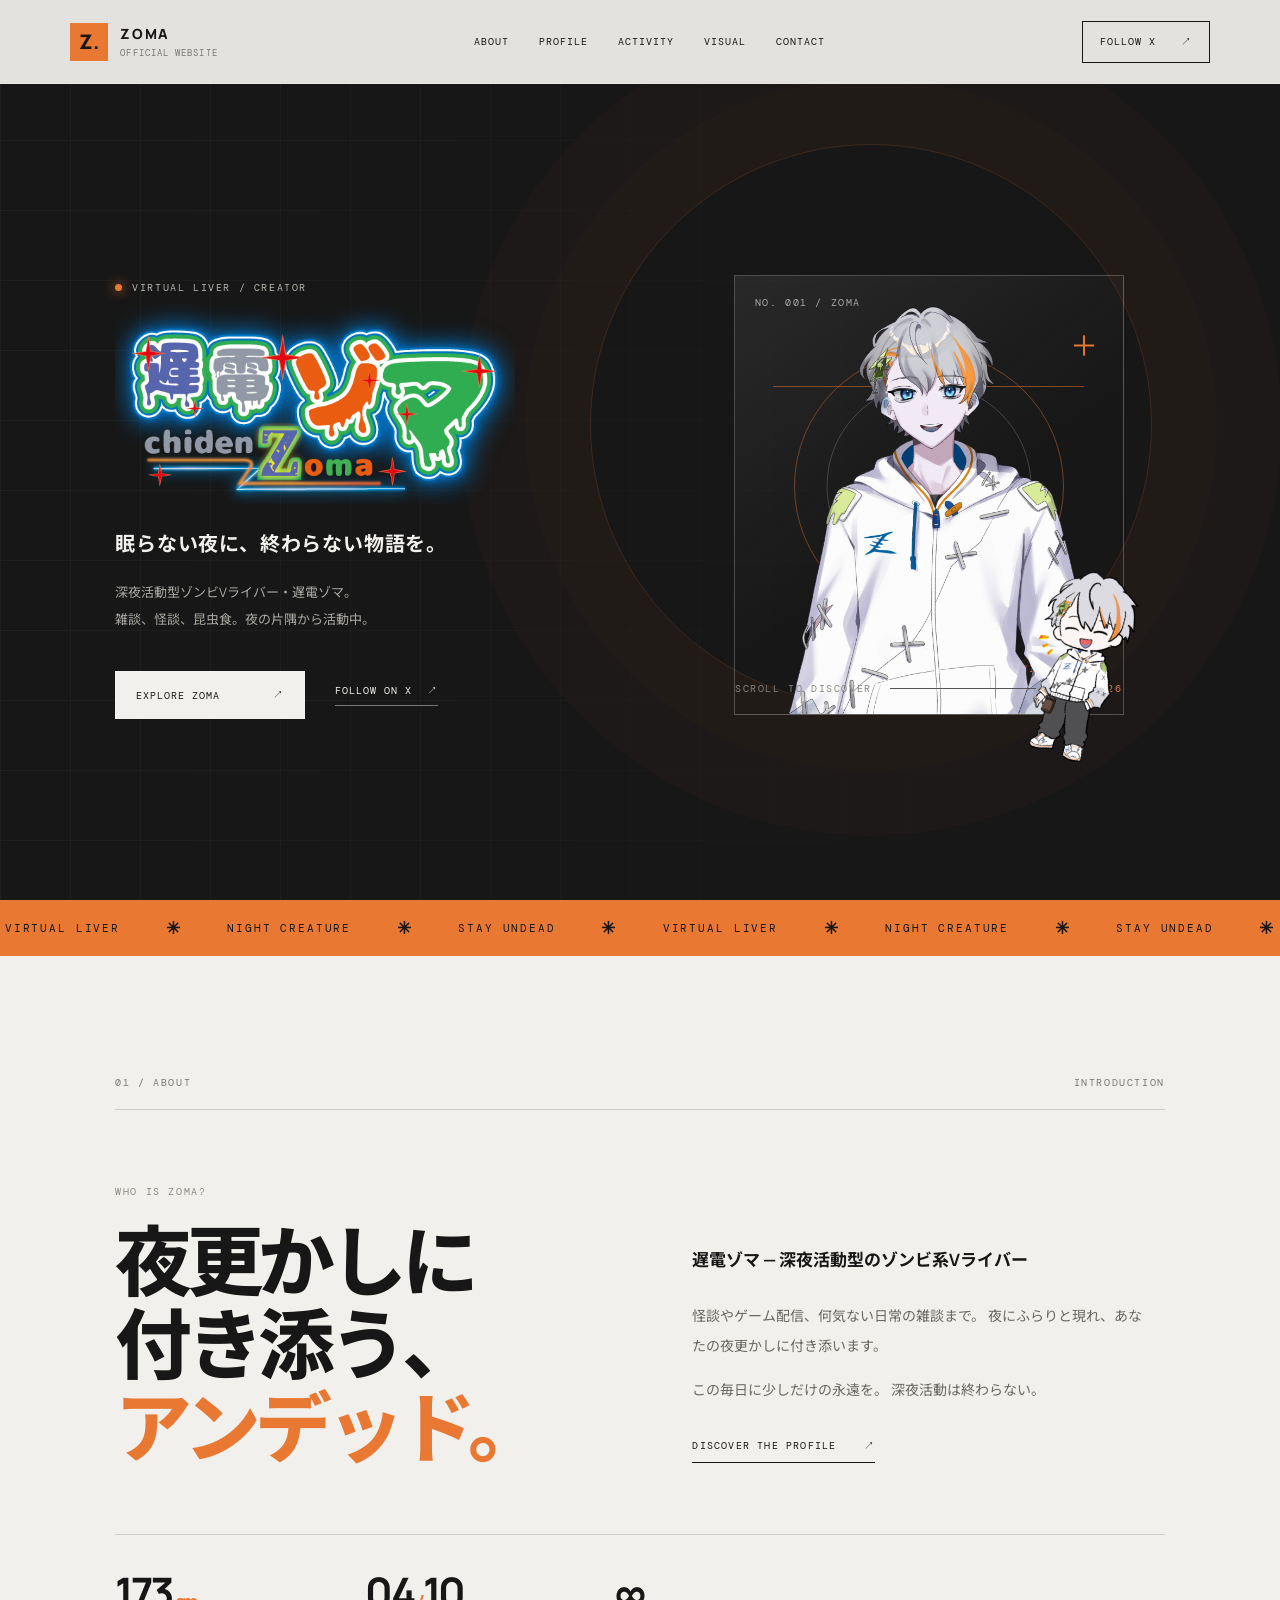
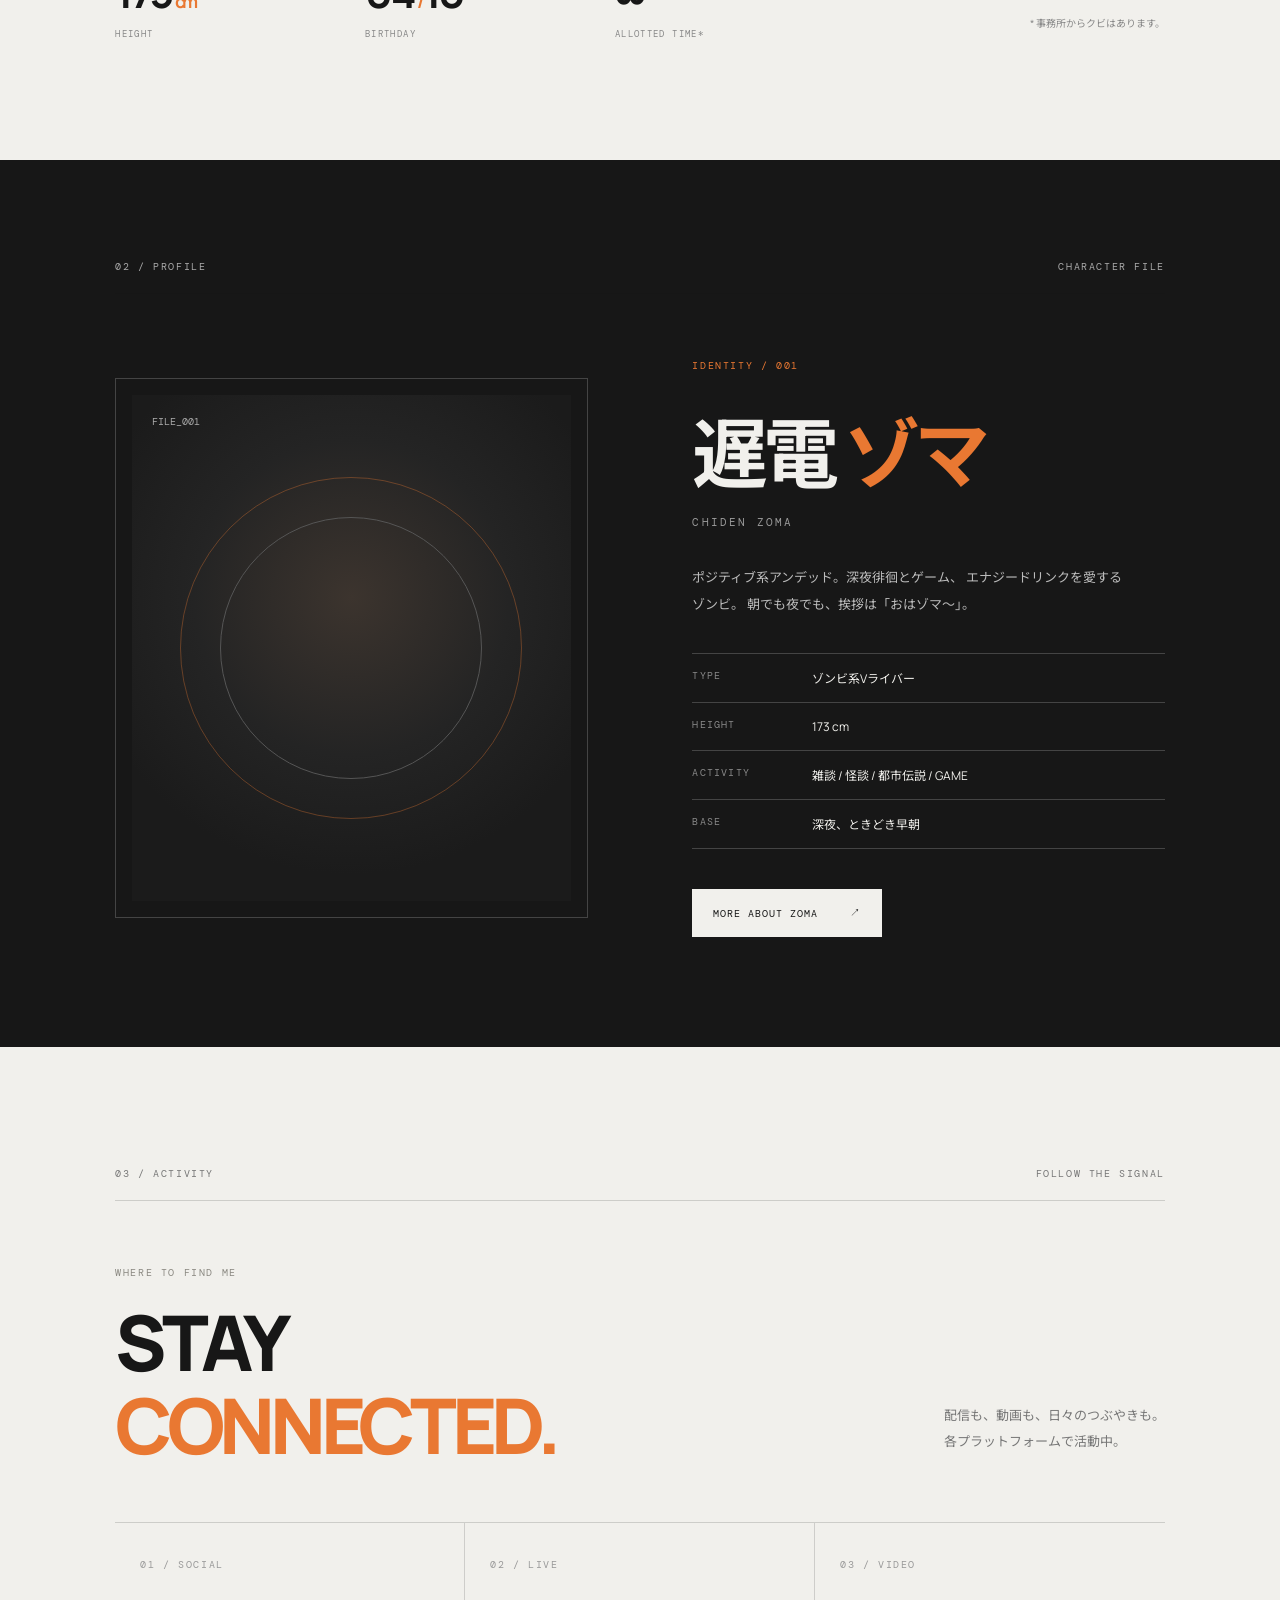
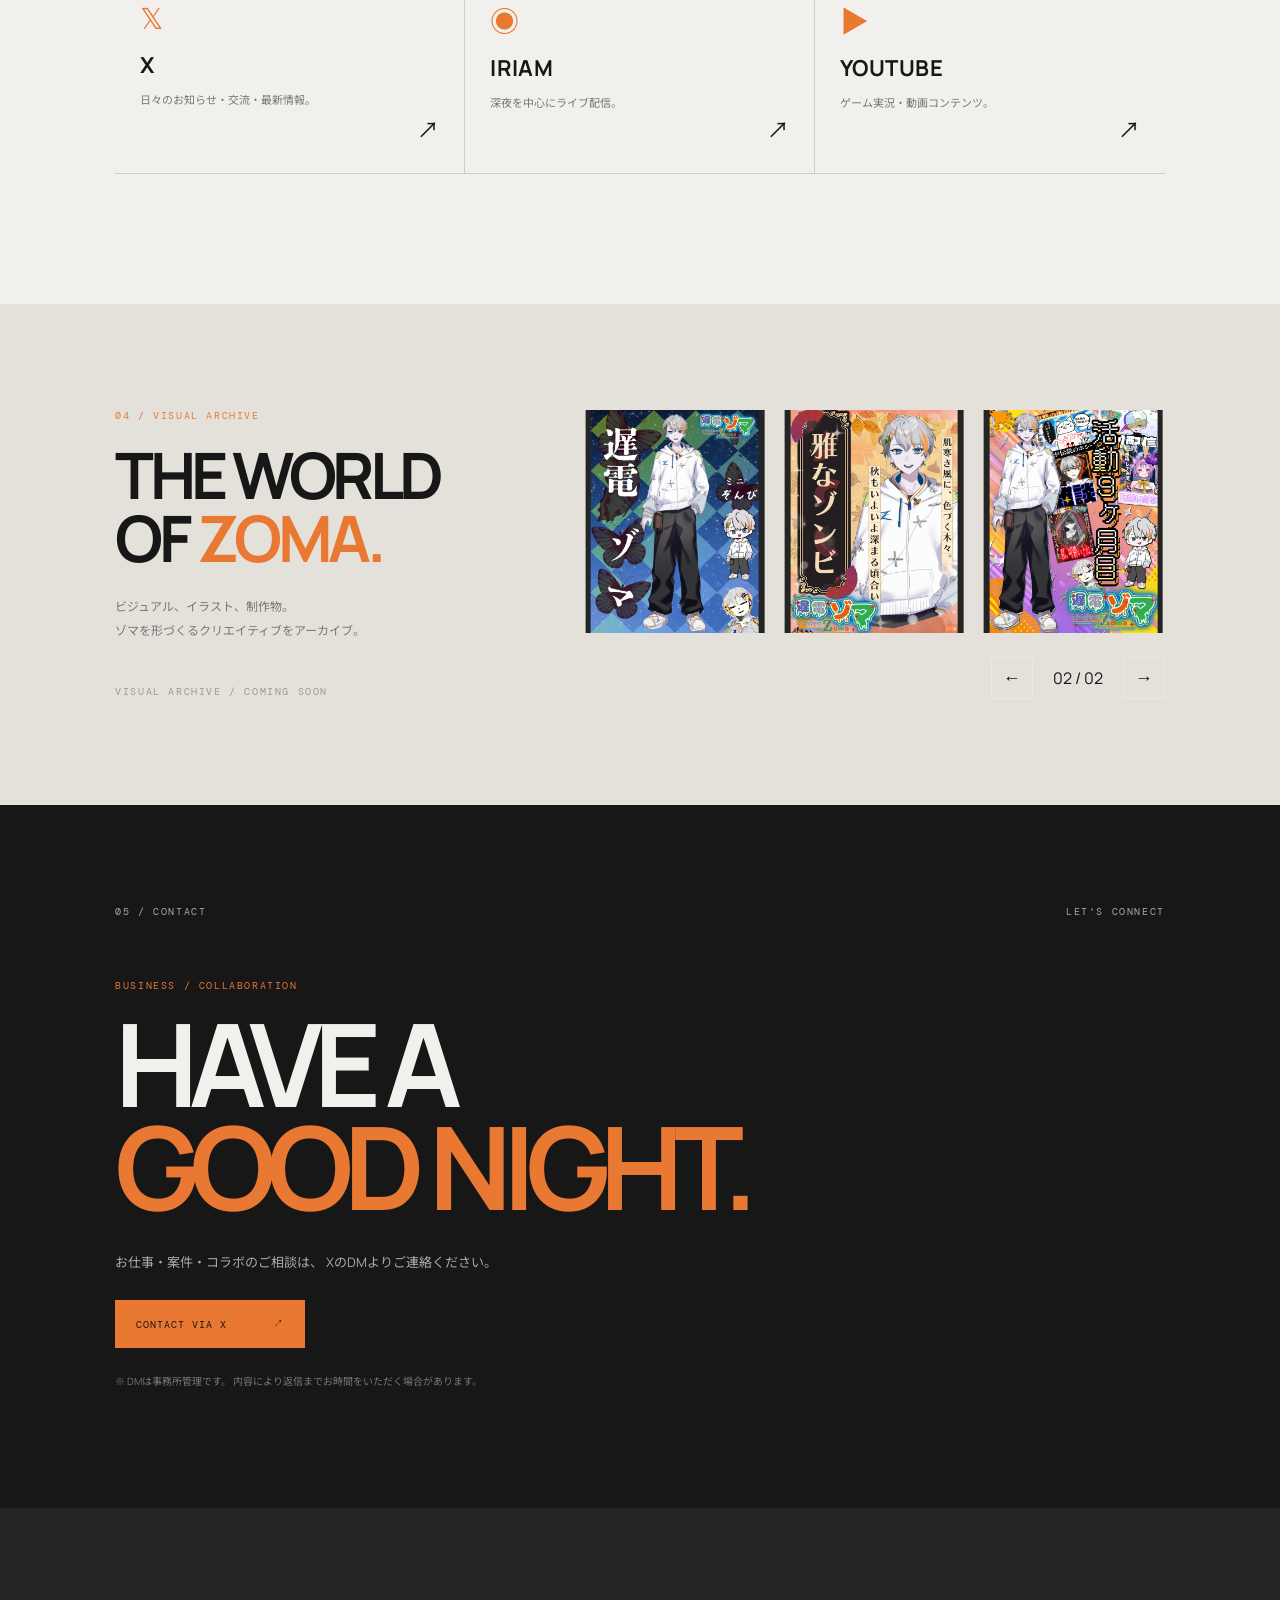
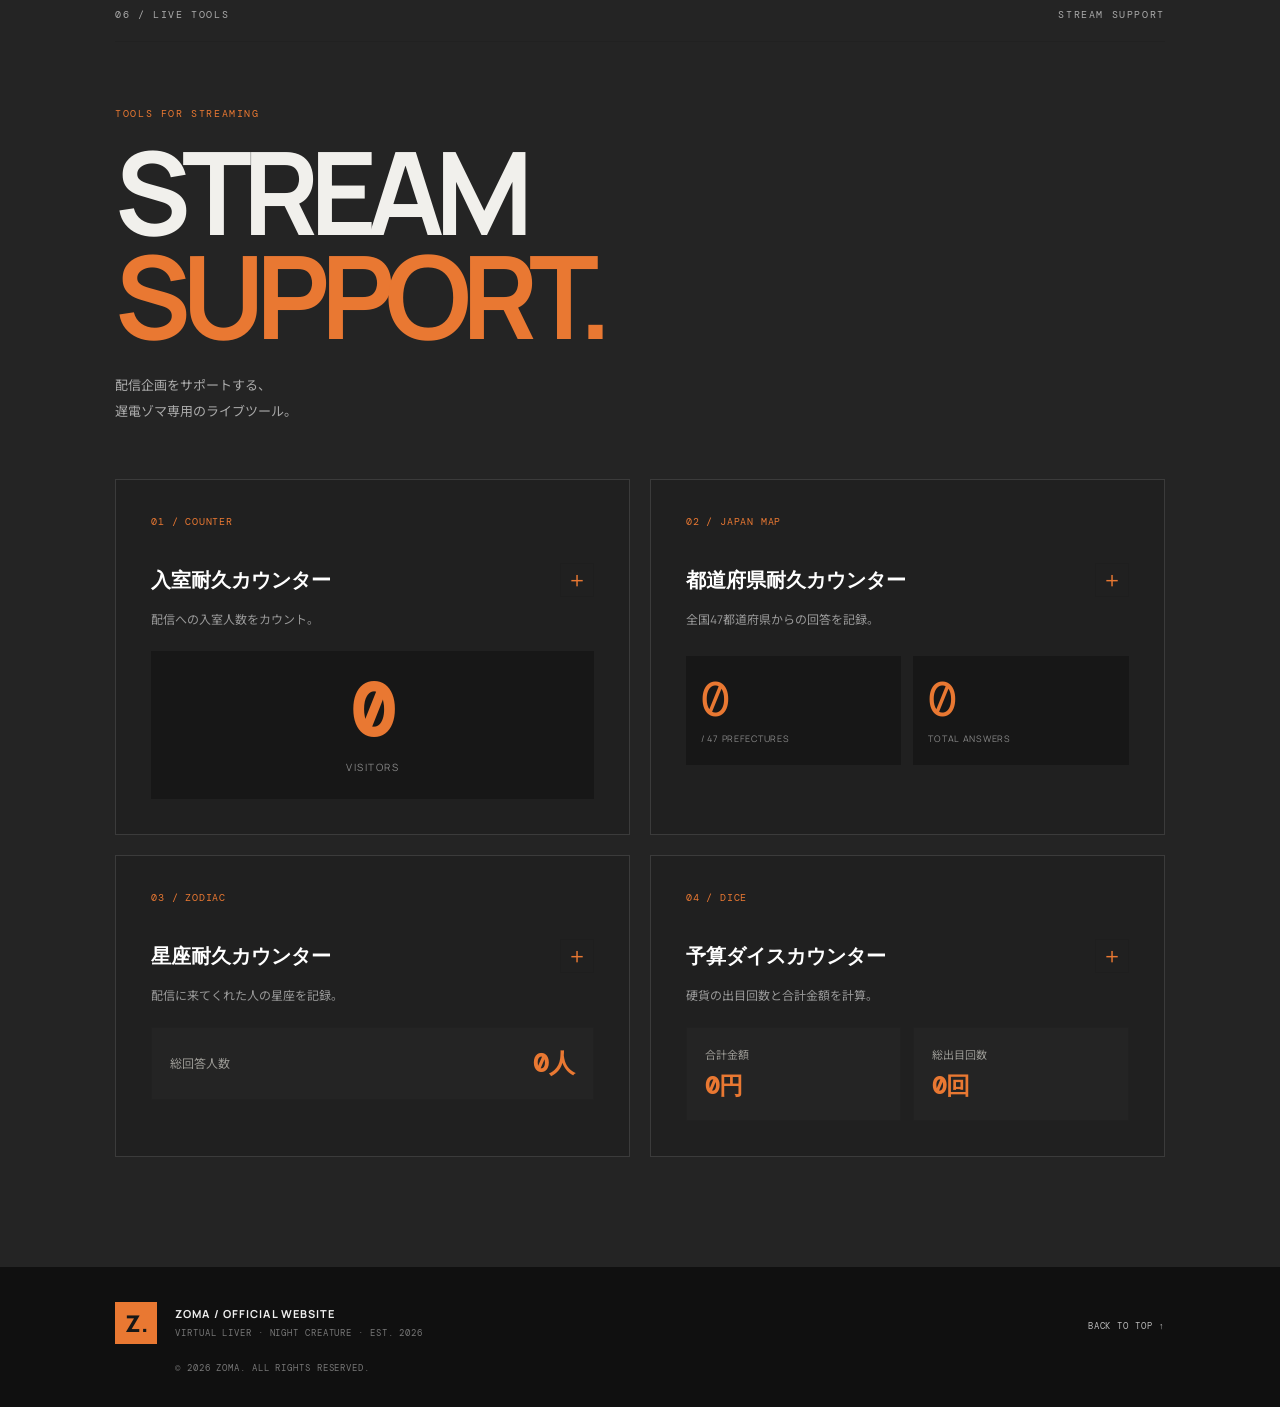
<file: index.html>
<!DOCTYPE html>
<!--
  ==========================================
  ZOMA / OFFICIAL WEBSITE
  メインHTMLファイル
  ==========================================

  HTML（エイチティーエムエル）
  Webサイトの骨組み・文章・画像・リンクを担当する。

  関連ファイル：
  style.css  → デザイン・色・配置
  script.js  → メニューなどの動作
-->

<!-- lang="ja"：このページの基本言語を日本語に設定 -->
<html lang="ja">

<head>
  <!-- ======================================
       HEAD（ヘッド）
       サイトの基本情報・外部ファイルの読み込み
       ブラウザ画面には直接表示されない部分
  ======================================= -->

  <!-- 文字コードをUTF-8に設定。日本語の文字化けを防ぐ -->
  <meta charset="UTF-8">

  <!-- VIEWPORT（ビューポート）
       スマートフォンなどの画面幅に合わせて表示する設定 -->
  <meta name="viewport" content="width=device-width, initial-scale=1.0">

  <!-- THEME COLOR（テーマカラー）
       対応ブラウザのUIに使われる色 -->
  <meta name="theme-color" content="#171717">

  <!-- META DESCRIPTION（メタディスクリプション）
       検索結果などで表示されるサイトの説明文 -->
  <meta name="description"
        content="遅電ゾマ / ZOMA Official Website. 深夜活動系ゾンビVライバー。">

  <!-- TITLE（タイトル）
       ブラウザのタブや検索結果に使われるページタイトル -->
  <title>ZOMA / OFFICIAL WEBSITE</title>

  <!-- ======================================
       GOOGLE FONTS（グーグルフォント）
       外部のフォントを読み込む設定
  ======================================= -->

  <!-- Google Fontsとの接続を事前に準備して読み込みを効率化 -->
  <link rel="preconnect" href="https://fonts.googleapis.com">
  <link rel="preconnect" href="https://fonts.gstatic.com" crossorigin>

  <!--
    使用するフォント：

    DM Mono
    読み：ディーエム・モノ
    用途：英数字・機械的な表示

    Manrope
    読み：マンロープ
    用途：英語見出し・タイトル

    Noto Sans JP
    読み：ノト・サンズ・ジェイピー
    用途：日本語の文章

    wght：フォントの太さ
  -->
  <link href="https://fonts.googleapis.com/css2?family=DM+Mono:wght@400;500&family=Manrope:wght@400;500;600;700;800&family=Noto+Sans+JP:wght@400;500;600;700;900&display=swap"
        rel="stylesheet">

  <!-- CSS（シーエスエス）
       style.cssからデザインを読み込む -->
  <link rel="stylesheet" href="style.css">

  <!-- JavaScript（ジャバスクリプト）
       script.jsから機能・動作を読み込む

       defer（ディファー）：
       HTMLの読み込みを邪魔せず、読み込み後に実行する -->
  <script src="script.js" defer></script>
</head>


<body>
  <!-- ======================================
       BODY（ボディ）
       実際にブラウザ画面に表示される部分
  ======================================= -->


  <!-- ======================================
       PAGE PROGRESS（ページプログレス）
       ページのスクロール進行状況を表示する領域
  ======================================= -->
  <div class="page-progress" aria-hidden="true"></div>


  <!-- ======================================
       HEADER（ヘッダー）
       サイト上部のロゴ・メニュー・SNSリンク
  ======================================= -->
  <header class="site-header">

    <!-- BRAND（ブランド）
         ロゴとサイト名を表示するリンク -->
    <a class="brand" href="#home" aria-label="ZOMA home">

      <!-- BRAND MARK（ブランドマーク） -->
      <span class="brand-mark">Z.</span>

      <!-- BRAND NAME（ブランドネーム） -->
      <span class="brand-name">
        ZOMA
        <small>OFFICIAL WEBSITE</small>
      </span>
    </a>


    <!-- MENU TOGGLE（メニュートグル）
         スマートフォン用メニューの開閉ボタン -->
    <button class="menu-toggle"
            aria-label="メニューを開く"
            aria-expanded="false">

      <span></span>
      <span></span>
    </button>


    <!-- NAVIGATION（ナビゲーション）
         サイト内の各項目へ移動するメニュー -->
    <nav class="main-nav" aria-label="メインナビゲーション">

      <a href="#about">ABOUT</a>
      <a href="#profile">PROFILE</a>
      <a href="#activity">ACTIVITY</a>
      <a href="#visual">VISUAL</a>
      <a href="#contact">CONTACT</a>
    </nav>


    <!-- HEADER CTA（ヘッダー・シーティーエー）
         Xのフォローを促すボタン -->
    <a class="header-cta"
       href="https://x.com/chiden_zoma"
       target="_blank"
       rel="noopener">

      FOLLOW X <span>↗</span>
    </a>

  </header>



  <!-- ======================================
       MAIN（メイン）
       サイトの主要コンテンツ
  ======================================= -->
  <main>


    <!-- ======================================
         HERO SECTION（ヒーローセクション）
         サイトを開いたとき最初に目に入るメイン画面
    ======================================= -->
    <section class="hero" id="home">

      <!-- 背景の装飾用グリッド -->
      <div class="hero-grid" aria-hidden="true"></div>


      <!-- HERO COPY（ヒーローコピー） -->
      <div class="hero-copy">

        <p class="eyebrow">
          <span class="status-dot"></span>
          VIRTUAL LIVER / CREATOR
        </p>


       <!-- メインロゴ：サイトの顔になるロゴ画像 -->
<div class="hero-logo">
  <img
    src="images/logo/zoma-logo-01.png"
    alt="遅電ゾマ ロゴ"
  >
</div>


        <!-- メインキャッチコピー -->
        <p class="hero-lead">
          眠らない夜に、終わらない物語を。
        </p>


        <!-- サイトの紹介文 -->
        <p class="hero-description">
          深夜活動型ゾンビVライバー・遅電ゾマ。<br>
          雑談、怪談、昆虫食。夜の片隅から活動中。
        </p>


        <!-- HERO ACTIONS（ヒーローアクション） -->
        <div class="hero-actions">

          <!-- PROFILEへ移動するボタン -->
          <a class="button button-dark" href="#profile">
            EXPLORE ZOMA <span>↗</span>
          </a>

          <!-- Xのプロフィールへ移動するリンク -->
          <a class="text-link"
             href="https://x.com/chiden_zoma"
             target="_blank"
             rel="noopener">
            FOLLOW ON X <span>↗</span>
          </a>

        </div>
      </div>



      <!-- ====================================
           HERO ART（ヒーローアート）
           メインビジュアルの掲載エリア
      ===================================== -->
      <div class="hero-art" aria-label="キャラクタービジュアル掲載エリア">

        <div class="art-frame">

          <!-- 装飾用の円形オブジェクト -->
          <div class="art-orbit orbit-one"></div>
          <div class="art-orbit orbit-two"></div>

          <!-- 装飾用のプラス記号 -->
          <div class="art-cross">＋</div>

          <!-- ビジュアルの管理番号 -->
          <div class="art-index">NO. 001 / ZOMA</div>


          <!-- メインビジュアル：ゾマの立ち絵 -->
          <div class="art-placeholder">

            <img
              src="images/main/zoma-main-01.png"
              alt="遅電ゾマのメイン立ち絵"
              class="main-character"
            >

          </div>


          <!-- ビジュアル横の装飾文字 -->
          <div class="art-side-label">
            NIGHT SHIFT<br>
            NEVER ENDS
          </div>

        </div>


       <!-- HERO SD CHARACTER（SDキャラクター） -->
<div class="hero-sd">
  <img
    src="images/sd/zoma-sd-09.png"
    alt="遅電ゾマのSDイラスト"
  >
</div>


      <!-- HERO BOTTOM（ヒーローボトム） -->
      <div class="hero-bottom">
        <span>SCROLL TO DISCOVER</span>
        <span class="scroll-line"></span>
        <span>EST. 2026</span>
      </div>

    </section>



    <!-- ======================================
         TICKER（ティッカー）
         横方向に流れるキーワードの装飾エリア
    ======================================= -->
    <section class="ticker" aria-label="キーワード">

      <div class="ticker-track">

        <span>VIRTUAL LIVER</span>
        <b>✳</b>
        <span>NIGHT CREATURE</span>
        <b>✳</b>
        <span>STAY UNDEAD</span>
        <b>✳</b>

        <!-- 同じ文字列を繰り返して横スクロールを演出 -->
        <span>VIRTUAL LIVER</span>
        <b>✳</b>
        <span>NIGHT CREATURE</span>
        <b>✳</b>
        <span>STAY UNDEAD</span>
        <b>✳</b>

      </div>
    </section>



    <!-- ======================================
         ABOUT SECTION（アバウトセクション）
         遅電ゾマが何者なのかを紹介する部分
    ======================================= -->
    <section class="section about-section" id="about">

      <div class="section-kicker">
        <span>01 / ABOUT</span>
        <span>INTRODUCTION</span>
      </div>


      <!-- ABOUT LAYOUT（アバウトレイアウト） -->
      <div class="about-layout">

        <!-- ABOUT TITLE（アバウトタイトル） -->
        <div>
          <p class="overline">WHO IS ZOMA?</p>

          <h2>
            夜更かしに<br>
            付き添う、<br>
            <span>アンデッド。</span>
          </h2>
        </div>


        <!-- ABOUT TEXT（アバウトテキスト） -->
        <div class="about-text">

          <p class="lead">
            遅電ゾマ — 深夜活動型のゾンビ系Vライバー
          </p>

          <p>
            怪談やゲーム配信、何気ない日常の雑談まで。
            夜にふらりと現れ、あなたの夜更かしに付き添います。
          </p>

          <p>
            この毎日に少しだけの永遠を。
            深夜活動は終わらない。
          </p>

          <!-- PROFILEへの内部リンク -->
          <a class="underlined-link" href="#profile">
            DISCOVER THE PROFILE <span>↗</span>
          </a>

        </div>
      </div>


      <!-- ABOUT FACTS（アバウトファクツ）
           身長・誕生日などのプロフィール数値 -->
      <div class="about-facts">

        <div>
          <strong>173<span>cm</span></strong>
          <small>HEIGHT</small>
        </div>

        <div>
          <strong>04<span>/</span>10</strong>
          <small>BIRTHDAY</small>
        </div>

        <div>
          <strong>∞</strong>
          <small>ALLOTTED TIME*</small>
        </div>

        <p>* 事務所からクビはあります。</p>

      </div>
    </section>



    <!-- ======================================
         PROFILE SECTION（プロフィールセクション）
         キャラクターの詳しい情報を紹介する部分
    ======================================= -->
    <section class="profile-section" id="profile">

      <div class="section-kicker light">
        <span>02 / PROFILE</span>
        <span>CHARACTER FILE</span>
      </div>


      <!-- PROFILE LAYOUT（プロフィールレイアウト） -->
      <div class="profile-layout">


       <!-- PROFILE VISUAL（プロフィールビジュアル） -->
<div class="profile-visual">

  <div class="profile-visual-inner">

    <!-- 管理番号 -->
    <span class="file-number">FILE_001</span>

    <!-- プロフィール用の立ち絵 -->
    <img
      src="images/main/zoma-main-01.png"
      alt="遅電ゾマのキャラクター立ち絵"
      class="profile-character"
    >

  </div>
</div>



        <!-- PROFILE INFO（プロフィールインフォ） -->
        <div class="profile-info">

          <p class="overline orange">IDENTITY / 001</p>

          <!-- キャラクター名 -->
          <h2>遅電 <span>ゾマ</span></h2>

          <!-- 英語表記 -->
          <p class="profile-en">CHIDEN ZOMA</p>

          <!-- キャラクター紹介 -->
          <p class="profile-desc">
            ポジティブ系アンデッド。深夜徘徊とゲーム、
            エナジードリンクを愛するゾンビ。
            朝でも夜でも、挨拶は「おはゾマ〜」。
          </p>


          <!-- DL（ディーエル）
               Description List（説明リスト） -->
          <dl>

            <div>
              <dt>TYPE</dt>
              <dd>ゾンビ系Vライバー</dd>
            </div>

            <div>
              <dt>HEIGHT</dt>
              <dd>173 cm</dd>
            </div>

            <div>
              <dt>ACTIVITY</dt>
              <dd>雑談 / 怪談 / 都市伝説 / GAME</dd>
            </div>

            <div>
              <dt>BASE</dt>
              <dd>深夜、ときどき早朝</dd>
            </div>

          </dl>


          <!-- Xプロフィールへのリンク -->
          <a class="button button-light"
             href="https://x.com/chiden_zoma"
             target="_blank"
             rel="noopener">
            MORE ABOUT ZOMA <span>↗</span>
          </a>

        </div>
      </div>
    </section>



    <!-- ======================================
         ACTIVITY SECTION（アクティビティセクション）
         SNS・配信・動画活動の紹介
    ======================================= -->
    <section class="section activity-section" id="activity">

      <div class="section-kicker">
        <span>03 / ACTIVITY</span>
        <span>FOLLOW THE SIGNAL</span>
      </div>


      <!-- SECTION HEADING（セクションヘディング）
           見出しと補足説明 -->
      <div class="section-heading">

        <div>
          <p class="overline">WHERE TO FIND ME</p>

          <h2>
            STAY<br>
            <span>CONNECTED.</span>
          </h2>
        </div>

        <p>
          配信も、動画も、日々のつぶやきも。<br>
          各プラットフォームで活動中。
        </p>

      </div>


      <!-- ACTIVITY GRID（アクティビティグリッド）
           SNSなどのカードを並べる領域 -->
      <div class="activity-grid">


        <!-- Xの紹介カード -->
        <a class="activity-card"
           href="https://x.com/chiden_zoma"
           target="_blank"
           rel="noopener">

          <span class="card-index">01 / SOCIAL</span>
          <span class="activity-icon">𝕏</span>

          <h3>X</h3>
          <p>日々のお知らせ・交流・最新情報。</p>

          <span class="card-arrow">↗</span>
        </a>


       <!-- IRIAMの紹介カード
             現在は仮リンク。後から公式プロフィールURLに変更する -->
        <a class="activity-card" href="https://web.iriam.app/s/user/b7bkVHZ38E?uuid=3ed5beb4">

          <span class="card-index">02 / LIVE</span>
          <span class="activity-icon">◉</span>

          <h3>IRIAM</h3>
          <p>深夜を中心にライブ配信。</p>

          <span class="card-arrow">↗</span>
        </a>


        <!-- YouTubeの紹介カード
             公式YouTubeチャンネルへ移動するリンク -->
        <a class="activity-card"
           href="https://www.youtube.com/channel/UCX6lbOJP90YuvxEv9HGl_ZA"
           target="_blank"
           rel="noopener noreferrer">

          <span class="card-index">03 / VIDEO</span>
          <span class="activity-icon">▶</span>

          <h3>YOUTUBE</h3>
          <p>ゲーム実況・動画コンテンツ。</p>

          <span class="card-arrow">↗</span>
        </a>


      </div>
      <!-- ACTIVITY GRID 終了 -->


    </section>
    <!-- ACTIVITY SECTION 終了 -->



    <!-- ======================================
         VISUAL SECTION（ビジュアルセクション）
         イラスト・立ち絵・制作物などの展示エリア
    ======================================= -->
    <section class="visual-section" id="visual">


      <!-- VISUAL COPY（ビジュアルコピー）
           セクションのタイトル・説明文 -->
      <div class="visual-copy">

        <p class="overline orange">04 / VISUAL ARCHIVE</p>

        <h2>
          THE WORLD<br>
          OF <span>ZOMA.</span>
        </h2>

        <p>
          ビジュアル、イラスト、制作物。<br>
          ゾマを形づくるクリエイティブをアーカイブ。
        </p>

        <span class="coming-soon">
          VISUAL ARCHIVE / COMING SOON
        </span>

      </div>


<!-- VISUAL SLIDER（ビジュアルスライダー）
     イラストを横方向にスライド表示するエリア -->
<div class="visual-slider">

  <!-- スライドを横に並べる表示窓 -->
  <div class="visual-track">

    <!-- 作品01 -->
    <div class="visual-slide">
      <img src="images/visual/visual-01.jpg" alt="ゾマのイラスト01">
    </div>

    <!-- 作品02 -->
    <div class="visual-slide">
      <img src="images/visual/visual-02.png" alt="ゾマのイラスト02">
    </div>

    <!-- 作品03 -->
    <div class="visual-slide">
      <img src="images/visual/visual-03.png" alt="ゾマのイラスト03">
    </div>

    <!-- 作品04 -->
    <div class="visual-slide">
      <img src="images/visual/visual-04.png" alt="ゾマのイラスト04">
    </div>

    <!-- 作品05 -->
    <div class="visual-slide">
      <img src="images/visual/visual-05.png" alt="ゾマのイラスト05">
    </div>

    <!-- 作品06 -->
    <div class="visual-slide">
      <img src="images/visual/visual-06.png" alt="ゾマのイラスト06">
    </div>

  </div>

  <!-- スライド操作エリア -->
  <div class="visual-controls">

    <button class="visual-prev" type="button" aria-label="前の作品">
      ←
    </button>

    <span class="visual-counter">01 / 06</span>

    <button class="visual-next" type="button" aria-label="次の作品">
      →
    </button>

  </div>

</div>

</section> <!-- VISUAL SECTION終了 -->


<!-- ======================================
     CONTACT SECTION（コンタクトセクション）
     案件・仕事・コラボレーションの窓口
======================================= -->
<section class="contact-section" id="contact">

      <div class="section-kicker light">
        <span>05 / CONTACT</span>
        <span>LET'S CONNECT</span>
      </div>


      <!-- 問い合わせの分類 -->
      <p class="overline orange">
        BUSINESS / COLLABORATION
      </p>


      <!-- 問い合わせを促すメインタイトル -->
      <h2>
        HAVE A<br>
        <em>GOOD NIGHT.</em>
      </h2>


      <!-- 問い合わせ方法の説明 -->
      <p class="contact-lead">
        お仕事・案件・コラボのご相談は、
        XのDMよりご連絡ください。
      </p>


      <!-- XのDM・プロフィールへのリンク -->
      <a class="button button-orange"
         href="https://x.com/chiden_zoma"
         target="_blank"
         rel="noopener">
        CONTACT VIA X <span>↗</span>
      </a>


      <!-- 問い合わせに関する注意書き -->
      <p class="contact-note">
        ※ DMは事務所管理です。
        内容により返信までお時間をいただく場合があります。
      </p>

   
</section> <!-- CONTACT SECTION終了 -->


<!-- ======================================
     LIVE TOOLS SECTION（配信ツール）
     配信企画で使用する専用ツールエリア
======================================= -->
<section class="live-tools-section" id="live-tools">

  <!-- セクション上部の番号・ラベル -->
  <div class="section-kicker light">
    <span>06 / LIVE TOOLS</span>
    <span>STREAM SUPPORT</span>
  </div>

  <!-- セクションタイトル -->
  <div class="live-tools-heading">
    <p class="overline orange">TOOLS FOR STREAMING</p>
    <h2>STREAM<br><span>SUPPORT.</span></h2>
    <p>配信企画をサポートする、<br>遅電ゾマ専用のライブツール。</p>
  </div>

  <!-- 各ツールの配置エリア -->
  <div class="live-tools-grid">

    <!-- ======================================
         TOOL 01：入室耐久カウンター
    ======================================= -->
    <div class="live-tool-card">

      <!-- 常に表示する見出し -->
      <button class="tool-accordion-toggle" type="button" aria-expanded="false">
        <span class="tool-number">01 / COUNTER</span>
        <span class="tool-accordion-title">入室耐久カウンター</span>
        <span class="accordion-icon">＋</span>
      </button>

      <p>配信への入室人数をカウント。</p>

      <!-- 常に表示する集計結果 -->
      <div class="counter-display">
        <span id="entrance-count">0</span>
        <small>VISITORS</small>
      </div>

      <!-- 開閉する操作エリア -->
      <div class="tool-accordion-panel">
        <div class="tool-accordion-inner">

          <div class="counter-buttons">
            <button id="entrance-minus" type="button">−</button>
            <button id="entrance-plus" type="button">＋ 1</button>
            <button id="entrance-reset" type="button">RESET</button>
          </div>

        </div>
      </div>
    </div>


    <!-- ======================================
         TOOL 02：都道府県耐久カウンター
    ======================================= -->
    <div class="live-tool-card prefecture-tool">

      <button class="tool-accordion-toggle" type="button" aria-expanded="false">
        <span class="tool-number">02 / JAPAN MAP</span>
        <span class="tool-accordion-title">都道府県耐久カウンター</span>
        <span class="accordion-icon">＋</span>
      </button>

      <p>全国47都道府県からの回答を記録。</p>

      <!-- 常に表示する集計結果 -->
      <div class="prefecture-summary">
        <div class="prefecture-stat">
          <span id="prefecture-completed">0</span>
          <small>/ 47 PREFECTURES</small>
        </div>
        <div class="prefecture-stat">
          <span id="prefecture-total">0</span>
          <small>TOTAL ANSWERS</small>
        </div>
      </div>

      <!-- 開閉する操作エリア -->
      <div class="tool-accordion-panel">
        <div class="tool-accordion-inner">

          <!-- 都道府県の選択エリア -->
          <div class="prefecture-input-area">
            <label for="prefecture-select">都道府県を選択</label>

            <select id="prefecture-select">
              <option value="">都道府県を選んでください</option>
              <option value="北海道">北海道</option>
              <option value="青森県">青森県</option>
              <option value="岩手県">岩手県</option>
              <option value="宮城県">宮城県</option>
              <option value="秋田県">秋田県</option>
              <option value="山形県">山形県</option>
              <option value="福島県">福島県</option>
              <option value="茨城県">茨城県</option>
              <option value="栃木県">栃木県</option>
              <option value="群馬県">群馬県</option>
              <option value="埼玉県">埼玉県</option>
              <option value="千葉県">千葉県</option>
              <option value="東京都">東京都</option>
              <option value="神奈川県">神奈川県</option>
              <option value="新潟県">新潟県</option>
              <option value="富山県">富山県</option>
              <option value="石川県">石川県</option>
              <option value="福井県">福井県</option>
              <option value="山梨県">山梨県</option>
              <option value="長野県">長野県</option>
              <option value="岐阜県">岐阜県</option>
              <option value="静岡県">静岡県</option>
              <option value="愛知県">愛知県</option>
              <option value="三重県">三重県</option>
              <option value="滋賀県">滋賀県</option>
              <option value="京都府">京都府</option>
              <option value="大阪府">大阪府</option>
              <option value="兵庫県">兵庫県</option>
              <option value="奈良県">奈良県</option>
              <option value="和歌山県">和歌山県</option>
              <option value="鳥取県">鳥取県</option>
              <option value="島根県">島根県</option>
              <option value="岡山県">岡山県</option>
              <option value="広島県">広島県</option>
              <option value="山口県">山口県</option>
              <option value="徳島県">徳島県</option>
              <option value="香川県">香川県</option>
              <option value="愛媛県">愛媛県</option>
              <option value="高知県">高知県</option>
              <option value="福岡県">福岡県</option>
              <option value="佐賀県">佐賀県</option>
              <option value="長崎県">長崎県</option>
              <option value="熊本県">熊本県</option>
              <option value="大分県">大分県</option>
              <option value="宮崎県">宮崎県</option>
              <option value="鹿児島県">鹿児島県</option>
              <option value="沖縄県">沖縄県</option>
            </select>

            <button id="prefecture-add" type="button">＋ 1人追加</button>
          </div>

          <!-- 日本地図 -->
          <div class="prefecture-map-area">
            <div class="prefecture-map-heading">
              <span>JAPAN MAP</span>
              <span>47 AREAS</span>
            </div>

            <div id="japan-map" class="japan-map">
              <p>JAPAN MAP / LOADING</p>
            </div>

            <div class="map-legend">
              <span class="legend-item">
                <i class="legend-color answered"></i>
                回答あり
              </span>
              <span class="legend-item">
                <i class="legend-color unanswered"></i>
                未回答
              </span>
            </div>
          </div>

          <!-- 都道府県別回答人数一覧 -->
          <div class="prefecture-list-area">
            <div class="prefecture-list-heading">
              <span>ANSWER LIST</span>
              <span>都道府県別回答人数</span>
            </div>
            <div id="prefecture-list" class="prefecture-list"></div>
          </div>

          <button id="prefecture-reset" class="prefecture-reset" type="button">
            RESET ALL
          </button>

        </div>
      </div>
    </div>


    <!-- ======================================
         TOOL 03：星座耐久カウンター
    ======================================= -->
    <div class="live-tool-card">

      <button class="tool-accordion-toggle" type="button" aria-expanded="false">
        <span class="tool-number">03 / ZODIAC</span>
        <span class="tool-accordion-title">星座耐久カウンター</span>
        <span class="accordion-icon">＋</span>
      </button>

      <p>配信に来てくれた人の星座を記録。</p>

      <!-- 常に表示する集計結果 -->
      <div class="zodiac-total-area">
        <span>総回答人数</span>
        <strong id="zodiac-total">0人</strong>
      </div>

      <!-- 開閉する操作エリア -->
      <div class="tool-accordion-panel">
        <div class="tool-accordion-inner">

          <div class="zodiac-count-list">

            <div class="zodiac-count-item">
              <span class="zodiac-symbol">♈</span>
              <span class="zodiac-name">牡羊座</span>
              <strong id="zodiac-count-aries">0</strong>
              <span class="zodiac-unit">人</span>
              <button type="button" data-zodiac="aries" data-action="minus">−</button>
              <button type="button" data-zodiac="aries" data-action="plus">＋</button>
            </div>

            <div class="zodiac-count-item">
              <span class="zodiac-symbol">♉</span>
              <span class="zodiac-name">牡牛座</span>
              <strong id="zodiac-count-taurus">0</strong>
              <span class="zodiac-unit">人</span>
              <button type="button" data-zodiac="taurus" data-action="minus">−</button>
              <button type="button" data-zodiac="taurus" data-action="plus">＋</button>
            </div>

            <div class="zodiac-count-item">
              <span class="zodiac-symbol">♊</span>
              <span class="zodiac-name">双子座</span>
              <strong id="zodiac-count-gemini">0</strong>
              <span class="zodiac-unit">人</span>
              <button type="button" data-zodiac="gemini" data-action="minus">−</button>
              <button type="button" data-zodiac="gemini" data-action="plus">＋</button>
            </div>

            <div class="zodiac-count-item">
              <span class="zodiac-symbol">♋</span>
              <span class="zodiac-name">蟹座</span>
              <strong id="zodiac-count-cancer">0</strong>
              <span class="zodiac-unit">人</span>
              <button type="button" data-zodiac="cancer" data-action="minus">−</button>
              <button type="button" data-zodiac="cancer" data-action="plus">＋</button>
            </div>

            <div class="zodiac-count-item">
              <span class="zodiac-symbol">♌</span>
              <span class="zodiac-name">獅子座</span>
              <strong id="zodiac-count-leo">0</strong>
              <span class="zodiac-unit">人</span>
              <button type="button" data-zodiac="leo" data-action="minus">−</button>
              <button type="button" data-zodiac="leo" data-action="plus">＋</button>
            </div>

            <div class="zodiac-count-item">
              <span class="zodiac-symbol">♍</span>
              <span class="zodiac-name">乙女座</span>
              <strong id="zodiac-count-virgo">0</strong>
              <span class="zodiac-unit">人</span>
              <button type="button" data-zodiac="virgo" data-action="minus">−</button>
              <button type="button" data-zodiac="virgo" data-action="plus">＋</button>
            </div>

            <div class="zodiac-count-item">
              <span class="zodiac-symbol">♎</span>
              <span class="zodiac-name">天秤座</span>
              <strong id="zodiac-count-libra">0</strong>
              <span class="zodiac-unit">人</span>
              <button type="button" data-zodiac="libra" data-action="minus">−</button>
              <button type="button" data-zodiac="libra" data-action="plus">＋</button>
            </div>

            <div class="zodiac-count-item">
              <span class="zodiac-symbol">♏</span>
              <span class="zodiac-name">蠍座</span>
              <strong id="zodiac-count-scorpio">0</strong>
              <span class="zodiac-unit">人</span>
              <button type="button" data-zodiac="scorpio" data-action="minus">−</button>
              <button type="button" data-zodiac="scorpio" data-action="plus">＋</button>
            </div>

            <div class="zodiac-count-item">
              <span class="zodiac-symbol">♐</span>
              <span class="zodiac-name">射手座</span>
              <strong id="zodiac-count-sagittarius">0</strong>
              <span class="zodiac-unit">人</span>
              <button type="button" data-zodiac="sagittarius" data-action="minus">−</button>
              <button type="button" data-zodiac="sagittarius" data-action="plus">＋</button>
            </div>

            <div class="zodiac-count-item">
              <span class="zodiac-symbol">♑</span>
              <span class="zodiac-name">山羊座</span>
              <strong id="zodiac-count-capricorn">0</strong>
              <span class="zodiac-unit">人</span>
              <button type="button" data-zodiac="capricorn" data-action="minus">−</button>
              <button type="button" data-zodiac="capricorn" data-action="plus">＋</button>
            </div>

            <div class="zodiac-count-item">
              <span class="zodiac-symbol">♒</span>
              <span class="zodiac-name">水瓶座</span>
              <strong id="zodiac-count-aquarius">0</strong>
              <span class="zodiac-unit">人</span>
              <button type="button" data-zodiac="aquarius" data-action="minus">−</button>
              <button type="button" data-zodiac="aquarius" data-action="plus">＋</button>
            </div>

            <div class="zodiac-count-item">
              <span class="zodiac-symbol">♓</span>
              <span class="zodiac-name">魚座</span>
              <strong id="zodiac-count-pisces">0</strong>
              <span class="zodiac-unit">人</span>
              <button type="button" data-zodiac="pisces" data-action="minus">−</button>
              <button type="button" data-zodiac="pisces" data-action="plus">＋</button>
            </div>

          </div>

          <button id="zodiac-reset" type="button">RESET</button>

        </div>
      </div>
    </div>


    <!-- ======================================
         TOOL 04：予算ダイスカウンター
    ======================================= -->
    <div class="live-tool-card">

      <button class="tool-accordion-toggle" type="button" aria-expanded="false">
        <span class="tool-number">04 / DICE</span>
        <span class="tool-accordion-title">予算ダイスカウンター</span>
        <span class="accordion-icon">＋</span>
      </button>

      <p>硬貨の出目回数と合計金額を計算。</p>

      <!-- 常に表示する集計結果 -->
      <div class="dice-total-area">
        <div>
          <span>合計金額</span>
          <strong id="dice-total">0円</strong>
        </div>
        <div>
          <span>総出目回数</span>
          <strong id="dice-roll-total">0回</strong>
        </div>
      </div>

      <!-- 開閉する操作エリア -->
      <div class="tool-accordion-panel">
        <div class="tool-accordion-inner">

          <div class="dice-count-list">

            <div class="dice-count-item">
              <span>1円</span>
              <strong id="dice-count-1">0</strong>
              <span>回</span>
              <button type="button" data-coin="1" data-action="minus">−</button>
              <button type="button" data-coin="1" data-action="plus">＋</button>
            </div>

            <div class="dice-count-item">
              <span>5円</span>
              <strong id="dice-count-5">0</strong>
              <span>回</span>
              <button type="button" data-coin="5" data-action="minus">−</button>
              <button type="button" data-coin="5" data-action="plus">＋</button>
            </div>

            <div class="dice-count-item">
              <span>10円</span>
              <strong id="dice-count-10">0</strong>
              <span>回</span>
              <button type="button" data-coin="10" data-action="minus">−</button>
              <button type="button" data-coin="10" data-action="plus">＋</button>
            </div>

            <div class="dice-count-item">
              <span>50円</span>
              <strong id="dice-count-50">0</strong>
              <span>回</span>
              <button type="button" data-coin="50" data-action="minus">−</button>
              <button type="button" data-coin="50" data-action="plus">＋</button>
            </div>

            <div class="dice-count-item">
              <span>100円</span>
              <strong id="dice-count-100">0</strong>
              <span>回</span>
              <button type="button" data-coin="100" data-action="minus">−</button>
              <button type="button" data-coin="100" data-action="plus">＋</button>
            </div>

            <div class="dice-count-item">
              <span>500円</span>
              <strong id="dice-count-500">0</strong>
              <span>回</span>
              <button type="button" data-coin="500" data-action="minus">−</button>
              <button type="button" data-coin="500" data-action="plus">＋</button>
            </div>

          </div>

          <button id="dice-reset" type="button">RESET</button>

        </div>
      </div>
    </div>

  </div>
</section>


  <!-- ======================================
       FOOTER（フッター）
       サイト最下部の情報・著作権表示
  ======================================= -->
  <footer class="site-footer">


    <!-- フッターのロゴ
         クリックするとページ先頭へ戻る -->
    <a class="footer-brand" href="#home">Z.</a>


    <!-- サイト名と活動ジャンル -->
    <div>
      <strong>ZOMA / OFFICIAL WEBSITE</strong>

      <small>
        VIRTUAL LIVER · NIGHT CREATURE · EST. 2026
      </small>
    </div>


    <!-- ページ先頭へ戻るリンク -->
    <a href="#home" class="back-top">
      BACK TO TOP ↑
    </a>


    <!-- COPYRIGHT（コピーライト）
         著作権表示 -->
    <small class="copyright">
      © 2026 ZOMA. ALL RIGHTS RESERVED.
    </small>

  </footer>

</body>
</html>
</file>
<file: style.css>
@charset "UTF-8";

/* =========================================================
   ZOMA / OFFICIAL WEBSITE
   メインデザイン設定
   ========================================================= */


/* ---------------------------------------------------------
   01. 共通設定（全ページの基本ルール）
   --------------------------------------------------------- */

/*
  :root（ルート）
  サイト全体で使用する色やフォントを登録する場所。
  --ink などの名前を「CSS変数」と呼ぶ。

  例えば --orange の色を変更すれば、
  サイト内のオレンジ色をまとめて変更できる。
*/
:root {
  --ink: #171717;       /* メインの黒 */
  --ink2: #242424;      /* 少し明るい黒 */
  --paper: #f1f0ec;     /* 背景のアイボリー */
  --white: #fff;        /* 白 */
  --orange: #e97832;    /* ゾマのアクセントカラー */
  --muted: #9a9994;     /* 薄いグレー */
  --line: rgba(23, 23, 23, .16); /* 区切り線 */

  --mono: "DM Mono", monospace; /* 英数字用フォント */
  --sans: "Manrope", "Noto Sans JP", sans-serif; /* 本文用フォント */
}

/*
  *（アスタリスク）
  ページ内のすべての要素に適用する共通設定。
  box-sizing: border-box によって、
  幅や高さの計算に余分な余白を含める。
*/
* {
  box-sizing: border-box;
}

/* HTML全体：ページ内リンクを滑らかに移動させる */
html {
  scroll-behavior: smooth;
}

/* BODY：サイト全体の基本デザイン */
body {
  margin: 0;
  background: var(--paper);
  color: var(--ink);
  font-family: var(--sans);
  -webkit-font-smoothing: antialiased;
}

/* リンクの基本設定：文字色を継承し、下線を消す */
a {
  color: inherit;
  text-decoration: none;
}


/* ---------------------------------------------------------
   02. スクロール進行バー
   --------------------------------------------------------- */

/*
  ページをスクロールしたとき、上部に表示される細いバー。
  width は JavaScript から変更される。
*/
.page-progress {
  position: fixed; /* 画面上部に固定 */
  z-index: 1000;   /* 他の要素より手前に表示 */
  top: 0;
  left: 0;
  width: 0;
  height: 3px;
  background: var(--orange);
}


/* ---------------------------------------------------------
   03. ヘッダー（サイト最上部のメニュー）
   --------------------------------------------------------- */

/* ヘッダー全体 */
.site-header {
  height: 84px;
  padding: 0 5.5%;
  display: flex;
  align-items: center;
  justify-content: space-between;
  background: rgba(241, 240, 236, .94);
  position: absolute;
  z-index: 50;
  top: 0;
  left: 0;
  width: 100%;
  border-bottom: 1px solid rgba(255, 255, 255, .12);
}

/* ロゴとサイト名を横並びにする */
.brand {
  display: flex;
  align-items: center;
  gap: 12px;
}

/* ロゴマーク「Z.」の四角い背景 */
.brand-mark {
  width: 38px;
  height: 38px;
  background: var(--orange);
  color: #171717;
  display: grid;
  place-items: center;
  font-weight: 900;
  font-size: 20px;
}

/* ロゴ横のサイト名 */
.brand-name {
  font-weight: 800;
  letter-spacing: .12em;
  font-size: 14px;
}

/* サイト名の下にある小さな文字 */
.brand-name small {
  display: block;
  font: 9px var(--mono);
  letter-spacing: .12em;
  margin-top: 4px;
  color: #777;
}

/* ナビゲーションメニュー */
.main-nav {
  display: flex;
  gap: 30px;
}

/* メニューとヘッダーのボタンの文字設定 */
.main-nav a,
.header-cta {
  font: 10px var(--mono);
  letter-spacing: .1em;
}

/* メニューのリンク */
.main-nav a {
  position: relative;
}

/* マウスを乗せたときに伸びる下線 */
.main-nav a:after {
  content: "";
  position: absolute;
  left: 0;
  bottom: -7px;
  width: 0;
  height: 1px;
  background: var(--orange);
  transition: .25s;
}

/* メニューにマウスを乗せたときの動作 */
.main-nav a:hover:after {
  width: 100%;
}

/* FOLLOW X ボタン */
.header-cta {
  border: 1px solid var(--ink);
  padding: 13px 17px;
}

/* ボタン内の矢印との間隔 */
.header-cta span,
.button span {
  margin-left: 18px;
}

/* スマートフォン用メニューボタン */
.menu-toggle {
  display: none;
}


/* ---------------------------------------------------------
   04. HERO（トップページのメインビジュアル）
   --------------------------------------------------------- */

/* トップページ全体の大きな黒いエリア */
.hero {
  min-height: 790px;
  height: 100vh;
  max-height: 1000px;
  background: var(--ink);
  color: var(--paper);
  padding: 180px 9% 90px;

  /* 左側の文字と右側の画像を2列にする */
  display: grid;
  grid-template-columns: 1.1fr .9fr;
  align-items: center;

  position: relative;
  overflow: hidden;
}

/* 背景に表示する薄い格子模様 */
.hero-grid {
  position: absolute;
  inset: 0;
  background-image:
    linear-gradient(rgba(255, 255, 255, .035) 1px, transparent 1px),
    linear-gradient(90deg, rgba(255, 255, 255, .035) 1px, transparent 1px);
  background-size: 70px 70px;
  mask-image: linear-gradient(90deg, black, transparent 90%);
}

/* 背景の大きな円形装飾 */
.hero:after {
  content: "";
  position: absolute;
  width: 560px;
  height: 560px;
  border: 1px solid rgba(233, 120, 50, .18);
  border-radius: 50%;
  right: 10%;
  top: 16%;
  box-shadow:
    0 0 0 65px rgba(233, 120, 50, .025),
    0 0 0 130px rgba(233, 120, 50, .02);
}

/* 文字と画像を背景装飾より手前に表示 */
.hero-copy,
.hero-art {
  position: relative;
  z-index: 2;
}

/* 英語の小見出しなどに使う共通文字設定 */
.eyebrow,
.overline,
.section-kicker,
.art-index,
.art-side-label,
.hero-bottom,
.card-index,
.visual-tile span,
.coming-soon {
  font: 10px var(--mono);
  letter-spacing: .16em;
}

/* HERO上部の小さな説明 */
.eyebrow {
  color: #b7b5ae;
  display: flex;
  align-items: center;
  gap: 10px;
}

/* オレンジ色のステータスランプ */
.status-dot {
  width: 7px;
  height: 7px;
  background: var(--orange);
  border-radius: 50%;
  box-shadow: 0 0 12px var(--orange);
}

/* メインタイトル */
h1 {
  font-size: clamp(58px, 7.2vw, 112px);
  line-height: .94;
  letter-spacing: -.075em;
  margin: 32px 0 28px;
  font-weight: 800;
}

/* タイトル内の強調文字をオレンジにする */
h1 em,
.contact-section h2 em {
  font-style: normal;
  color: var(--orange);
}

/* HEROの短いキャッチコピー */
.hero-lead {
  font-size: 20px;
  font-weight: 700;
  letter-spacing: .04em;
}

/* HEROの紹介文章 */
.hero-description {
  font-size: 13px;
  line-height: 2.1;
  color: #aaa9a3;
  margin-top: 22px;
}

/* HERO内のボタンを横並びにする */
.hero-actions {
  display: flex;
  align-items: center;
  gap: 30px;
  margin-top: 38px;
}

/* 共通ボタンの基本デザイン */
.button {
  display: inline-flex;
  align-items: center;
  justify-content: space-between;
  padding: 17px 21px;
  font: 10px var(--mono);
  letter-spacing: .1em;
  min-width: 190px;
  transition: .25s;
}

/* 明るい色のボタン */
.button-dark {
  background: var(--paper);
  color: var(--ink);
}

/* ボタンにマウスを乗せたとき */
.button-dark:hover,
.button-light:hover {
  background: var(--orange);
  transform: translateY(-3px);
}

/* 下線付きテキストリンク */
.text-link {
  font: 10px var(--mono);
  letter-spacing: .1em;
  border-bottom: 1px solid #777;
  padding-bottom: 7px;
}

/* テキストリンクの矢印 */
.text-link span {
  margin-left: 8px;
}


/* ---------------------------------------------------------
   05. HEROの画像エリア・立ち絵
   --------------------------------------------------------- */

/*
  hero-art：画像エリア全体の大きさ。
  height を変更すると画像を置くスペースが変わる。
*/
.hero-art {
  height: 470px;
  display: flex;
  align-items: center;
  justify-content: center;
}

/* 立ち絵を囲むフレーム */
.art-frame {
  width: min(100%, 390px);
  height: 440px;
  border: 1px solid rgba(255, 255, 255, .23);
  position: relative;
  background: linear-gradient(145deg, rgba(255, 255, 255, .08), transparent 55%);
  overflow: hidden;
}

/* フレーム内の横線・縦線 */
.art-frame:before,
.art-frame:after {
  content: "";
  position: absolute;
  background: var(--orange);
}

/* フレーム内の横線 */
.art-frame:before {
  height: 1px;
  width: 80%;
  top: 25%;
  left: 10%;
  opacity: .5;
}

/* フレーム内の縦線 */
.art-frame:after {
  width: 1px;
  height: 75%;
  left: 50%;
  top: 12%;
  opacity: .3;
}

/* 画像の背後にある円形装飾 */
.art-orbit {
  position: absolute;
  border: 1px solid rgba(233, 120, 50, .42);
  border-radius: 50%;
  width: 270px;
  height: 270px;
  left: 50%;
  top: 48%;
  transform: translate(-50%, -50%);
}

/* 2つ目の円形装飾 */
.orbit-two {
  width: 205px;
  height: 205px;
  border-color: rgba(255, 255, 255, .18);
}

/* 右上の十字マーク */
.art-cross {
  position: absolute;
  right: 25px;
  top: 48px;
  color: var(--orange);
  font-size: 28px;
}

/* フレーム左上の番号 */
.art-index {
  position: absolute;
  top: 20px;
  left: 20px;
  color: #aaa;
}

/*
  art-placeholder：画像を置くための領域。
  HTMLでは <div class="art-placeholder"> の部分。

  position: absolute によりフレームいっぱいに配置する。
*/
.art-placeholder {
  position: absolute;
  inset: 0;
  display: flex;
  flex-direction: column;
  align-items: center;
  justify-content: center;
  text-align: center;
  color: rgba(255, 255, 255, .7);
  font-size: 39px;
  font-weight: 800;
  letter-spacing: .05em;
  line-height: 1.1;
}

/*
  ★追加：ゾマのメイン立ち絵

  HTMLの class="main-character" に対応する設定。

  width: 100%  → 横幅を枠に合わせる
  height: 100% → 高さを枠に合わせる
  object-fit: contain → 画像全体を切らずに表示
  object-position → 表示位置を調整する
*/

/* メインビジュアル：バストアップ表示 */
.art-placeholder img.main-character {
  width: 100%;
  height: 100%;
  object-fit: cover;
  object-position: center -20%;
  display: block;
  transform: scale(1.40);
}


/* 仮画像用の小さな説明文 */
.art-placeholder small {
  font: 9px var(--mono);
  letter-spacing: .08em;
  color: #888;
  margin-top: 16px;
}

/* フレーム右下の装飾文字 */
.art-side-label {
  position: absolute;
  bottom: 20px;
  right: 18px;
  color: var(--orange);
  text-align: right;
  line-height: 1.7;
}

/* HERO右下の丸いスタンプ */
.hero-stamp {
  position: absolute;
  right: -10px;
  bottom: 4px;
  background: var(--orange);
  color: var(--ink);
  width: 100px;
  height: 100px;
  border-radius: 50%;
  display: flex;
  flex-direction: column;
  align-items: center;
  justify-content: center;
  transform: rotate(12deg);
  font: 9px var(--mono);
  text-align: center;
}

/* スタンプ内の強調文字 */
.hero-stamp b {
  font: 700 12px var(--sans);
  margin-top: 5px;
}

/* HERO最下部のスクロール案内 */
.hero-bottom {
  position: absolute;
  bottom: 35px;
  left: 9%;
  right: 9%;
  display: flex;
  align-items: center;
  gap: 18px;
  color: #85847f;
}

/* スクロール案内の横線 */
.scroll-line {
  height: 1px;
  background: #555;
  flex: 1;
}

/* 最後の文字をオレンジにする */
.hero-bottom span:last-child {
  color: var(--orange);
}


/* ---------------------------------------------------------
   06. TICKER（横に流れる文字エリア）
   --------------------------------------------------------- */

/* オレンジ色の帯 */
.ticker {
  background: var(--orange);
  overflow: hidden;
  padding: 17px 0;
  color: var(--ink);
}

/* 帯の中の文字を横並びにする */
.ticker-track {
  display: flex;
  align-items: center;
  justify-content: space-around;
  gap: 36px;
  white-space: nowrap;
  font: 11px var(--mono);
  letter-spacing: .17em;
}

/* 帯の中の強調文字 */
.ticker-track b {
  font-size: 17px;
}


/* ---------------------------------------------------------
   07. ABOUT（ゾマの紹介・コンセプト）
   --------------------------------------------------------- */

/* セクション共通の余白 */
.section {
  padding: 120px 9%;
}

/* セクション番号・見出し */
.section-kicker {
  display: flex;
  justify-content: space-between;
  padding-bottom: 20px;
  border-bottom: 1px solid var(--line);
  color: #777;
}

/* ABOUTの文章を左右2列に配置 */
.about-layout {
  display: grid;
  grid-template-columns: 1fr 1fr;
  gap: 10%;
  padding: 75px 0 65px;
}

/* セクション上部の小見出し */
.overline {
  color: #8b8982;
  margin: 0 0 22px;
}

/* ABOUTの大きなタイトル */
.about-layout h2,
.section-heading h2 {
  font-size: clamp(48px, 6vw, 82px);
  line-height: 1.08;
  letter-spacing: -.07em;
  margin: 0;
  font-weight: 800;
}

/* タイトルの一部をオレンジにする */
.about-layout h2 span,
.section-heading h2 span {
  color: var(--orange);
}

/* ABOUTの説明文エリア */
.about-text {
  padding-top: 40px;
  max-width: 460px;
}

/* ABOUTの本文 */
.about-text p {
  font-size: 14px;
  line-height: 2.15;
  color: #696862;
}

/* ABOUTの重要な説明文 */
.about-text .lead {
  font-size: 17px;
  font-weight: 700;
  color: var(--ink);
  margin-bottom: 22px;
}

/* 下線付きリンク */
.underlined-link {
  display: inline-block;
  font: 10px var(--mono);
  letter-spacing: .12em;
  margin-top: 20px;
  padding-bottom: 9px;
  border-bottom: 1px solid var(--ink);
}

/* リンク内の矢印 */
.underlined-link span {
  margin-left: 20px;
}

/* ABOUTの数値・プロフィール情報 */
.about-facts {
  border-top: 1px solid var(--line);
  display: grid;
  grid-template-columns: repeat(3, 1fr) 1.2fr;
  padding-top: 28px;
  align-items: end;
}

/* 数値情報の縦並び */
.about-facts div {
  display: flex;
  flex-direction: column;
  gap: 7px;
}

/* 数値の大きさ */
.about-facts strong {
  font-size: 42px;
  letter-spacing: -.06em;
}

/* 数値の横にある単位 */
.about-facts strong span {
  font-size: 18px;
  color: var(--orange);
  margin-left: 3px;
}

/* 数値の説明ラベル */
.about-facts small {
  font: 9px var(--mono);
  letter-spacing: .15em;
  color: #888;
}

/* 数値エリアの補足文 */
.about-facts p {
  font-size: 10px;
  color: #888;
  text-align: right;
}


/* ---------------------------------------------------------
   08. PROFILE（プロフィール）
   --------------------------------------------------------- */

/* プロフィールセクション全体 */
.profile-section {
  background: var(--ink);
  color: var(--paper);
  padding: 100px 9% 110px;
}

/* 明るい背景用の文字色 */
.light {
  color: #aaa;
}

/* プロフィール画像と説明を左右に配置 */
.profile-layout {
  display: grid;
  grid-template-columns: 1fr 1fr;
  gap: 10%;
  align-items: center;
  padding-top: 65px;
}

/* プロフィール画像の外枠 */
.profile-visual {
  height: 540px;
  border: 1px solid #444;
  padding: 16px;
}

/* プロフィール画像の内側 */
.profile-visual-inner {
  height: 100%;
  background: radial-gradient(circle at 50% 40%, #3c342e 0, #242424 42%, #1b1b1b 74%);
  position: relative;
  display: grid;
  place-items: center;
  overflow: hidden;
}

/* プロフィール画像の円形装飾 */
.profile-visual-inner:before,
.profile-visual-inner:after {
  content: "";
  position: absolute;
  z-index: 0; /* 円形装飾を背景側に配置 */

  border: 1px solid rgba(233, 120, 50, .35);
  border-radius: 50%;
  width: 340px;
  height: 340px;
}

/* 内側の円 */
.profile-visual-inner:after {
  width: 260px;
  height: 260px;
  border-color: #555;
}

/* 立ち絵を円形装飾より前に配置 */
.profile-character {
  position: relative;
  z-index: 1;
}

/* プロフィール画像の番号 */
.file-number {
  position: absolute;
  top: 20px;
  left: 20px;
  font: 10px var(--mono);
  color: #aaa;
}

/* プロフィール画像が未設定の場合の仮文字 */
.profile-placeholder {
  font-size: 46px;
  font-weight: 800;
  line-height: 1.05;
  text-align: center;
  color: #777;
  z-index: 1;
}

/* 画像下部の説明文字 */
.visual-note {
  position: absolute;
  bottom: 20px;
  font: 9px var(--mono);
  color: #999;
  letter-spacing: .1em;
}

/* オレンジ色の文字 */
.orange {
  color: var(--orange);
}

/* プロフィールの名前 */
.profile-info h2 {
  font-size: clamp(48px, 6vw, 76px);
  margin: 0;
  letter-spacing: -.07em;
}

/* 名前の一部をオレンジにする */
.profile-info h2 span {
  color: var(--orange);
}

/* 名前の下にある英語表記 */
.profile-en {
  font: 11px var(--mono);
  letter-spacing: .2em;
  color: #999;
  margin: 10px 0 35px;
}

/* プロフィール紹介文 */
.profile-desc {
  font-size: 13px;
  line-height: 2.1;
  color: #bbb;
  max-width: 440px;
}

/* プロフィール情報一覧の上枠 */
.profile-info dl {
  margin: 35px 0 40px;
  border-top: 1px solid #444;
}

/* 情報を項目名と内容の2列にする */
.profile-info dl div {
  display: grid;
  grid-template-columns: 120px 1fr;
  padding: 15px 0;
  border-bottom: 1px solid #444;
}

/* 情報の項目名 */
.profile-info dt {
  font: 10px var(--mono);
  letter-spacing: .12em;
  color: #888;
}

/* 情報の内容 */
.profile-info dd {
  margin: 0;
  font-size: 12px;
}

/* 明るい色のボタン */
.button-light {
  background: var(--paper);
  color: var(--ink);
}


/* ---------------------------------------------------------
   09. ACTIVITY（活動・SNS）
   --------------------------------------------------------- */

/* 活動セクション下部の余白 */
.activity-section {
  padding-bottom: 130px;
}

/* 活動セクションの見出し */
.section-heading {
  display: flex;
  justify-content: space-between;
  align-items: end;
  padding: 65px 0 55px;
}

/* 活動セクションの補足文 */
.section-heading > p {
  font-size: 13px;
  line-height: 2;
  color: #777;
}

/* SNSカードを3列に並べる */
.activity-grid {
  display: grid;
  grid-template-columns: repeat(3, 1fr);
  border-top: 1px solid var(--line);
  border-bottom: 1px solid var(--line);
}

/* SNSカード1枚分 */
.activity-card {
  padding: 28px 25px 35px;
  min-height: 250px;
  position: relative;
  border-right: 1px solid var(--line);
  transition: .25s;
}

/* 最後のカードだけ右の線を消す */
.activity-card:last-child {
  border: 0;
}

/* カードにマウスを乗せたとき */
.activity-card:hover {
  background: #e6e3dc;
}

/* カード番号 */
.card-index {
  color: #999;
}

/* SNSアイコン */
.activity-icon {
  display: block;
  font-size: 29px;
  margin: 25px 0 12px;
  color: var(--orange);
}

/* SNS名 */
.activity-card h3 {
  font-size: 22px;
  margin: 0 0 10px;
  letter-spacing: .02em;
}

/* SNSの説明 */
.activity-card p {
  font-size: 11px;
  color: #777;
}

/* カード右下の矢印 */
.card-arrow {
  position: absolute;
  right: 25px;
  bottom: 28px;
  font-size: 22px;
}


/* ---------------------------------------------------------
   10. VISUAL（イラスト・ビジュアルギャラリー）
   --------------------------------------------------------- */

/* VISUALセクション全体 */
.visual-section {
  background: #e4e1da;
  padding: 105px 9%;
  display: grid;
  grid-template-columns: .8fr 1.2fr;
  gap: 8%;
  align-items: center;
}

/* VISUALの大見出し */
.visual-copy h2 {
  font-size: clamp(45px, 5vw, 68px);
  line-height: .98;
  letter-spacing: -.07em;
  margin: 0 0 25px;
}

/* 見出しの一部をオレンジにする */
.visual-copy h2 span {
  color: var(--orange);
}

/* VISUALの説明文 */
.visual-copy > p:not(.overline) {
  font-size: 12px;
  line-height: 2;
  color: #777;
}

/* COMING SOONの表示 */
.coming-soon {
  display: inline-block;
  margin-top: 30px;
  color: #999;
}

/* ギャラリーの画像一覧 */
.visual-grid {
  display: grid;
  grid-template-columns: 1.3fr 1fr;
  grid-template-rows: 170px 170px;
  gap: 12px;
}

/* ギャラリー画像1枚分の共通設定 */
.visual-tile {
  background: #c9c5bc;
  position: relative;
  padding: 15px;
  display: flex;
  align-items: flex-end;
  justify-content: space-between;
  color: #777;
  overflow: hidden;
}

/* ギャラリー内の円形装飾 */
.visual-tile:before {
  content: "";
  position: absolute;
  width: 150px;
  height: 150px;
  border: 1px solid rgba(233, 120, 50, .55);
  border-radius: 50%;
  top: 15px;
  left: 50%;
  transform: translateX(-50%);
}

/* ギャラリー画像のタイトル */
.visual-tile b {
  font: 11px var(--mono);
}

/* ギャラリー画像の番号 */
.visual-tile span {
  font-size: 9px;
}

/* 大きなギャラリー画像 */
.tile-large {
  grid-row: span 2;
  background: #292929;
  color: #aaa;
}

/* 大きな画像の円形装飾 */
.tile-large:before {
  width: 230px;
  height: 230px;
  top: 50%;
  transform: translate(-50%, -50%);
  border-color: #9b542e;
}



/* ---------------------------------------------------------
   11. CONTACT（お問い合わせ）
   --------------------------------------------------------- */

/* お問い合わせセクション全体 */
.contact-section {
  background: var(--ink);
  color: var(--paper);
  padding: 100px 9% 110px;

  /* セクションの横幅を画面いっぱいに確保 */
  width: 100%;
  box-sizing: border-box;
}

/* セクション上部の小見出し */
.contact-section > .overline {
  margin-top: 40px;
  margin-bottom: 20px;
}

/* 大きなCONTACT見出し */
.contact-section h2 {
  width: 100%;
  font-size: clamp(60px, 9vw, 120px);
  line-height: .9;
  letter-spacing: -.08em;
  margin: 0 0 30px;
}

/* お問い合わせの説明 */
.contact-lead {
  width: 100%;
  max-width: none;
  font-size: 13px;
  color: #aaa;
  line-height: 2;
  margin: 0;
}

/* オレンジ色のお問い合わせボタン */
.button-orange {
  background: var(--orange);
  color: var(--ink);
  margin-top: 25px;
}

/* お問い合わせボタンにマウスを乗せたとき */
.button-orange:hover {
  background: var(--paper);
  transform: translateY(-3px);
}

/* DM管理などの補足説明 */
.contact-note {
  font-size: 10px;
  color: #777;
  margin-top: 25px;
}

/* ---------------------------------------------------------
   12. FOOTER（サイト最下部）
   --------------------------------------------------------- */

/* フッター全体 */
.site-footer {
  background: #101010;
  color: #eee;
  padding: 35px 9%;
  display: grid;
  grid-template-columns: auto 1fr auto;
  gap: 18px;
  align-items: center;
}

/* フッターのロゴ */
.footer-brand {
  width: 42px;
  height: 42px;
  background: var(--orange);
  color: #171717;
  display: grid;
  place-items: center;
  font-size: 23px;
  font-weight: 900;
}

/* フッターのサイト名と補足をブロック表示 */
.site-footer div strong,
.site-footer div small {
  display: block;
}

/* フッターのサイト名 */
.site-footer div strong {
  font-size: 11px;
  letter-spacing: .1em;
}

/* コピーライトや補足リンクの文字設定 */
.site-footer div small,
.copyright,
.back-top {
  font: 9px var(--mono);
  color: #777;
  letter-spacing: .1em;
  margin-top: 6px;
}

/* ページ上部へ戻るリンク */
.back-top {
  color: #bbb;
}

/* コピーライトの配置 */
.copyright {
  grid-column: 2 / 4;
  margin: 0;
}


/* =========================================================
   13. レスポンシブデザイン（タブレット対応）
   画面幅が900px以下になったときに適用する。
   ========================================================= */

@media (max-width: 900px) {

  /* ナビゲーションの間隔を狭くする */
  .main-nav {
    gap: 16px;
  }

  /* メニュー文字を小さくする */
  .main-nav a {
    font-size: 9px;
  }

  /* HEROの左右余白を減らす */
  .hero {
    padding-left: 6%;
    padding-right: 6%;
  }

  /* HERO画像エリアを少し縮小 */
  .hero-art {
    transform: scale(.9);
  }

  /* 各セクションの左右余白を調整 */
  .section,
  .profile-section,
  .visual-section,
  .contact-section {
    padding-left: 7%;
    padding-right: 7%;
  }
}


/* =========================================================
   14. レスポンシブデザイン（スマートフォン対応）
   画面幅が700px以下になったときに適用する。
   ========================================================= */

@media (max-width: 700px) {

  /* スマホ用ヘッダー */
  .site-header {
    height: 70px;
    padding: 0 6%;
  }

  /* スマホではFOLLOW Xボタンを非表示 */
  .header-cta {
    display: none;
  }

  /* 三本線のメニューボタンを表示 */
  .menu-toggle {
    display: flex;
    background: none;
    border: 0;
    width: 34px;
    height: 34px;
    flex-direction: column;
    justify-content: center;
    gap: 6px;
  }

  /* 三本線それぞれのデザイン */
  .menu-toggle span {
    height: 1px;
    width: 24px;
    background: var(--ink);
  }

  /* スマホ用ナビゲーション */
  .main-nav {
    display: none;
    position: absolute;
    top: 70px;
    left: 0;
    width: 100%;
    padding: 25px 7%;
    background: var(--paper);
    flex-direction: column;
    gap: 23px;
    border-bottom: 1px solid var(--line);
  }

  /* JavaScriptでopenクラスが付いたときに表示 */
  .main-nav.open {
    display: flex;
  }

  /* スマホ用メニュー文字 */
  .main-nav a {
    font-size: 11px;
  }

  /* スマホではHEROを縦並びに変更 */
  .hero {
    height: auto;
    min-height: 850px;
    max-height: none;
    padding: 145px 7% 100px;
    grid-template-columns: 1fr;
    gap: 25px;
  }

  /* スマホ用タイトルの大きさ */
  .hero h1 {
    font-size: clamp(54px, 13vw, 85px);
  }

  /* スマホ用の画像エリア */
  .hero-art {
    height: 340px;
    transform: none;
  }

  /* スマホ用画像フレーム */
  .art-frame {
    height: 320px;
    width: 75%;
  }

  /* 背景の円形装飾の位置とサイズ */
  .hero:after {
    width: 360px;
    height: 360px;
    right: -20%;
    top: 47%;
  }

  /* スマホ用スタンプ */
  .hero-stamp {
    right: 2%;
    bottom: -5px;
    width: 78px;
    height: 78px;
  }

  /* スマホ用スクロール案内 */
  .hero-bottom {
    left: 7%;
    right: 7%;
    bottom: 25px;
    font-size: 8px;
  }

  /* 横に流れる文字の間隔 */
  .ticker-track {
    justify-content: flex-start;
    gap: 25px;
  }

  /* 通常セクションのスマホ用余白 */
  .section {
    padding: 80px 7%;
  }

  /* セクション見出しの文字 */
  .section-kicker {
    font-size: 9px;
  }

  /*
    ABOUT・PROFILE・VISUALを縦並びに変更。
    1fr は1列で表示するという意味。
  */
  .about-layout,
  .profile-layout,
  .visual-section {
    grid-template-columns: 1fr;
    gap: 35px;
  }

  /* ABOUTのスマホ用余白 */
  .about-layout {
    padding: 50px 0 45px;
  }

  /* ABOUTの文章の上部余白を消す */
  .about-text {
    padding-top: 0;
  }

  /* ABOUTの数値を3列にする */
  .about-facts {
    grid-template-columns: repeat(3, 1fr);
  }

  /* ABOUTの補足文を最下段に配置 */
  .about-facts p {
    grid-column: 1 / -1;
    text-align: left;
    margin-top: 20px;
  }

  /* PROFILEのスマホ用余白 */
  .profile-section {
    padding: 80px 7%;
  }

  /* PROFILEの画像と説明の間隔 */
  .profile-layout {
    padding-top: 40px;
  }

  /* PROFILE画像の高さ */
  .profile-visual {
    height: 390px;
  }

  /* PROFILE仮文字の大きさ */
  .profile-placeholder {
    font-size: 38px;
  }

  /* ACTIVITYの見出しを縦並びに */
  .section-heading {
    padding: 45px 0 35px;
    display: block;
  }

  /* ACTIVITYの補足文 */
  .section-heading > p {
    margin-top: 25px;
  }

  /* SNSカードを1列に変更 */
  .activity-grid {
    grid-template-columns: 1fr;
  }

  /* スマホ用SNSカード */
  .activity-card {
    min-height: 190px;
    border-right: 0;
    border-bottom: 1px solid var(--line);
  }

  /* 最後のカードの下線を消す */
  .activity-card:last-child {
    border-bottom: 0;
  }

  /* スマホ用SNSアイコンの余白 */
  .activity-icon {
    margin: 18px 0 8px;
  }

  /* VISUALのスマホ用余白 */
  .visual-section {
    padding: 80px 7%;
  }

  /* VISUALギャラリーの高さ */
  .visual-grid {
    grid-template-rows: 135px 135px;
  }

  /* CONTACTのスマホ用余白 */
  .contact-section {
    padding: 80px 7%;
  }

  /* CONTACTの見出し上部余白 */
  .contact-section > .overline {
    margin-top: 55px;
  }

  /* フッターをスマホ向けに2列へ変更 */
  .site-footer {
    padding: 28px 7%;
    grid-template-columns: auto 1fr;
  }

  /* BACK TO TOPを独立した行に */
  .back-top {
    grid-column: 1 / -1;
  }

  /* コピーライトも独立した行に */
  .copyright {
    grid-column: 1 / -1;
  }

  /* スマホ用ボタンの幅 */
  .button {
    min-width: 175px;
  }

  /* HERO内のボタン間隔 */
  .hero-actions {
    gap: 20px;
  }

  /* スマホ用テキストリンク */
  .text-link {
    font-size: 9px;
  }
}


/* =========================================================
   15. アニメーションを減らす設定
   ========================================================= */

/*
  prefers-reduced-motion:
  端末側で動きを減らす設定をしている人向けの配慮。
  スクロールやアニメーションを控えめにする。
*/
@media (prefers-reduced-motion: reduce) {

  html {
    scroll-behavior: auto;
  }

  *,
  *:before,
  *:after {
    transition: none !important;
  }
}
/* =========================================================
   16. メインビジュアルの重なり順を調整
   ========================================================= */

/*
  z-index（ゼットインデックス）は、要素の重なり順を決める数値。
  数字が大きい要素ほど手前に表示される。
*/

/* 装飾を配置するフレーム */
.art-frame {
  isolation: isolate;
}

/* フレーム内の横線・縦線を背面へ */
.art-frame::before,
.art-frame::after {
  z-index: 0;
}

/* 右上の十字マークも背面へ */
.art-cross {
  z-index: 0;
}

/* ゾマの立ち絵を最前面へ */
.art-placeholder img.main-character {
  position: relative;
  z-index: 1;
}

/* ========================================
   メインロゴ
   ======================================== */

/* ロゴ画像を配置するエリア */
.hero-logo {
  width: 100%;
  max-width: 400px; /* ロゴの最大横幅 */
  margin: 0 0 24px; /* 下側の余白 */
}

/* ロゴ画像本体 */
.hero-logo img {
  display: block;
  width: 100%;
  height: auto;
  object-fit: contain;
}
/* ========================================
   HERO SD CHARACTER
   ヒーローエリアに配置するSDイラスト
======================================== */

/* SDイラストの配置エリア */
.hero-sd {
  position: absolute;
  right: -5%;
  bottom: -10%;
  width: 220px; /* SDイラストの表示幅 */
  z-index: 2;
  pointer-events: none;
}

/* SDイラスト本体 */
.hero-sd img {
  display: block;
  width: 100%;
  height: auto;
  object-fit: contain;

  /* イラストの角度調整 */
  transform: rotate(15deg);
}
/* ========================================
   PROFILE CHARACTER
   プロフィール欄のキャラクター画像
======================================== */

/* 立ち絵の表示設定 */
.profile-character {
  display: block;
  width: 100%;
  height: 4000%;
  object-fit: contain; /* 画像全体を枠内に収める */
  object-position: center bottom; /* 下端を基準に配置 */
  transform: translateY(-20440px); /* 上に20px移動 */
}


/* ========================================
   VISUAL SLIDER
   ビジュアル作品のスライダー
======================================== */

/* スライダー全体 */
.visual-slider {
  width: 100%;
  overflow: hidden;
  position: relative;
}

/* 画像を横一列に並べるレール */
.visual-track {
  display: flex;
  gap: 20px;
  transition: transform 0.6s ease;
}

/* 作品1枚分の枠 */
.visual-slide {
  flex: 0 0 calc(33.333% - 14px);
  aspect-ratio: 4 / 5;
  overflow: hidden;
  background: #242424;
}

/* 作品画像 */
.visual-slide img {
  display: block;
  width: 100%;
  height: 100%;

  object-fit: contain; /* 画像全体を表示して切り取らない */
  object-position: center;

  transition: transform 0.5s ease;
}

/* マウスを乗せたときの演出 */
.visual-slide:hover img {
  transform: scale(1.04);
}

/* 操作ボタンのエリア */
.visual-controls {
  display: flex;
  align-items: center;
  justify-content: flex-end;
  gap: 20px;
  margin-top: 24px;
}

/* 左右のボタン */
.visual-controls button {
  width: 42px;
  height: 42px;
  border: 1px solid rgba(255,255,255,.25);
  background: transparent;
  color: inherit;
  cursor: pointer;
  font-size: 18px;
}

/* スマホ表示 */
@media (max-width: 768px) {
  .visual-slide {
    flex: 0 0 80%;
  }
}

/* ---------------------------------------------------------
   12. LIVE TOOLS（配信ツール）
   配信企画で使用する専用ツールエリア
   --------------------------------------------------------- */

/* 配信ツールセクション全体 */
.live-tools-section {
  background: var(--ink2);
  color: var(--paper);
  padding: 100px 9% 110px;
}

/* セクションタイトル周辺 */
.live-tools-heading {
  margin-top: 65px;
  margin-bottom: 55px;
}

/* TOOLS FOR STREAMING */
.live-tools-heading > .overline {
  margin-bottom: 20px;
}

/* STREAM SUPPORT. */
.live-tools-heading h2 {
  font-size: clamp(60px, 9vw, 120px);
  line-height: .9;
  letter-spacing: -.08em;
  margin: 0 0 25px;
}

/* タイトル内のアクセント文字 */
.live-tools-heading h2 span {
  color: var(--orange);
}

/* セクションの説明文 */
.live-tools-heading > p:last-child {
  font-size: 13px;
  color: #aaa;
  line-height: 2;
}

/* 4つのツールカードを並べるエリア */
.live-tools-grid {
  display: grid;
  grid-template-columns: repeat(2, minmax(0, 1fr));
  gap: 20px;
}

/* ツールカード共通デザイン */
.live-tool-card {
  background: #202020;
  border: 1px solid rgba(255,255,255,.12);
  padding: 35px;
  min-height: 230px;
  transition: border-color .3s ease,
              transform .3s ease;
}

/* カードにマウスを乗せたとき */
.live-tool-card:hover {
  border-color: var(--orange);
  transform: translateY(-4px);
}

/* カード番号 */
.tool-number {
  display: block;
  color: var(--orange);
  font-family: "DM Mono", monospace;
  font-size: 10px;
  letter-spacing: .08em;
  margin-bottom: 25px;
}

/* ツール名 */
.live-tool-card h3 {
  font-size: 20px;
  margin: 0 0 12px;
}

/* ツールの説明 */
.live-tool-card > p {
  font-size: 12px;
  color: #999;
  line-height: 1.8;
}

/* 機能準備中の表示エリア */
.tool-content {
  margin-top: 30px;
  padding-top: 18px;
  border-top: 1px solid rgba(255,255,255,.12);
}

/* COMING SOON */
.tool-content span {
  color: #777;
  font-family: "DM Mono", monospace;
  font-size: 10px;
  letter-spacing: .12em;
}

/* スマートフォン表示 */
@media (max-width: 700px) {

  .live-tools-section {
    padding: 80px 7%;
  }

  .live-tools-heading {
    margin-top: 45px;
    margin-bottom: 35px;
  }

  /* スマホではカードを1列にする */
  .live-tools-grid {
    grid-template-columns: 1fr;
    gap: 14px;
  }

  .live-tool-card {
    padding: 25px;
    min-height: 200px;
  }

}

/* ---------------------------------------------------------
   13. ENTRANCE COUNTER（入室耐久カウンター）
   --------------------------------------------------------- */

/* カウント数字の表示エリア */
.counter-display {
  display: flex;
  flex-direction: column;
  align-items: center;
  justify-content: center;
  padding: 25px 10px;
  margin-top: 20px;
  background: #171717;
}

/* 大きなカウント数字 */
.counter-display span {
  color: var(--orange);
  font-family: "DM Mono", monospace;
  font-size: clamp(48px, 7vw, 72px);
  line-height: 1;
  font-weight: 700;
}

/* VISITORSの文字 */
.counter-display small {
  color: #888;
  font-size: 10px;
  letter-spacing: .15em;
  margin-top: 12px;
}

/* ボタンを横並びにする */
.counter-buttons {
  display: flex;
  gap: 10px;
  margin-top: 15px;
}

/* カウンターボタン共通 */
.counter-buttons button {
  flex: 1;
  min-height: 42px;
  border: 1px solid rgba(255,255,255,.2);
  background: transparent;
  color: var(--paper);
  font-size: 13px;
  cursor: pointer;
  transition: .2s ease;
}

/* ＋1ボタン */
#entrance-plus {
  background: var(--orange);
  color: var(--ink);
  border-color: var(--orange);
}

/* ボタンにマウスを乗せたとき */
.counter-buttons button:hover {
  border-color: var(--orange);
  opacity: .8;
}

/* スマートフォン表示 */
@media (max-width: 700px) {
  .counter-buttons {
    flex-wrap: wrap;
  }
}

/* ---------------------------------------------------------
   14. PREFECTURE COUNTER（都道府県耐久）
   --------------------------------------------------------- */

/* 集計結果を横並びに表示 */
.prefecture-summary {
  display: grid;
  grid-template-columns: 1fr 1fr;
  gap: 12px;
  margin-top: 25px;
}

/* 集計カード */
.prefecture-stat {
  background: #171717;
  padding: 20px 15px;
  display: flex;
  flex-direction: column;
  gap: 8px;
}

/* 集計数字 */
.prefecture-stat span {
  color: var(--orange);
  font-family: "DM Mono", monospace;
  font-size: clamp(32px, 5vw, 48px);
  line-height: 1;
}

/* 集計ラベル */
.prefecture-stat small {
  color: #888;
  font-size: 9px;
  letter-spacing: .08em;
}

/* 都道府県の入力エリア */
.prefecture-input-area {
  display: flex;
  flex-direction: column;
  gap: 12px;
  margin-top: 30px;
}

/* 入力欄のラベル */
.prefecture-input-area label {
  color: #aaa;
  font-size: 11px;
}

/* 都道府県選択欄 */
#prefecture-select {
  width: 100%;
  min-height: 48px;
  padding: 0 14px;
  background: #171717;
  color: var(--paper);
  border: 1px solid rgba(255,255,255,.2);
  font-size: 13px;
  border-radius: 0;
}

/* 回答追加ボタン */
#prefecture-add {
  min-height: 48px;
  background: var(--orange);
  color: var(--ink);
  border: 1px solid var(--orange);
  font-size: 13px;
  font-weight: bold;
  cursor: pointer;
  transition: .2s ease;
}

/* ボタンのホバー */
#prefecture-add:hover {
  background: var(--paper);
  border-color: var(--paper);
}

/* 日本地図の表示エリア */
.prefecture-map-area {
  margin-top: 35px;
  padding: 20px;
  background: #171717;
}

/* 地図エリアの見出し */
.prefecture-map-heading {
  display: flex;
  justify-content: space-between;
  color: #888;
  font-family: "DM Mono", monospace;
  font-size: 10px;
  letter-spacing: .08em;
  margin-bottom: 20px;
}

/* 日本地図の表示枠 */
.japan-map {
  width: 100%;
  min-height: 220px;
  display: flex;
  align-items: center;
  justify-content: center;
  overflow: hidden;
}

/* SVG地図を枠内に収める */
.japan-map svg {
  display: block;
  width: 100%;
  height: auto;
  max-height: 420px;
}

/* 地図の未回答エリア */
.japan-map .prefecture-shape {
  fill: #fff;
  stroke: #555;
  stroke-width: 1;
  transition: fill .25s ease;
}

/* 地図の回答済みエリア */
.japan-map .prefecture-shape.answered {
  fill: #299B61;
}

/* 地図の色の説明 */
.map-legend {
  display: flex;
  flex-wrap: wrap;
  gap: 18px;
  margin-top: 20px;
}

/* 凡例の各項目 */
.legend-item {
  display: flex;
  align-items: center;
  gap: 7px;
  color: #aaa;
  font-size: 10px;
}

/* 凡例の色見本 */
.legend-color {
  width: 11px;
  height: 11px;
  display: inline-block;
  border: 1px solid #777;
}

/* 回答ありの色 */
.legend-color.answered {
  background: #299B61;
  border-color: #299B61;
}

/* 未回答の色 */
.legend-color.unanswered {
  background: #fff;
  border-color: #aaa;
}

/* 都道府県一覧エリア */
.prefecture-list-area {
  margin-top: 35px;
}

/* 一覧の見出し */
.prefecture-list-heading {
  display: flex;
  justify-content: space-between;
  gap: 10px;
  margin-bottom: 15px;
  color: #aaa;
  font-size: 10px;
}

/* 都道府県一覧 */
.prefecture-list {
  display: grid;
  grid-template-columns: repeat(2, minmax(0, 1fr));
  gap: 8px;
}

/* 県ごとの回答人数カード */
.prefecture-item {
  display: flex;
  align-items: center;
  justify-content: space-between;
  gap: 8px;
  min-width: 0;
  padding: 12px 10px;
  background: #171717;
  border: 1px solid rgba(255,255,255,.1);
}

/* 県名 */
.prefecture-item-name {
  color: #bbb;
  font-size: 11px;
}

/* 回答人数 */
.prefecture-item-count {
  color: var(--orange);
  font-family: "DM Mono", monospace;
  font-size: 13px;
  white-space: nowrap;
}

/* RESETボタン */
.prefecture-reset {
  width: 100%;
  min-height: 42px;
  margin-top: 25px;
  background: transparent;
  color: #999;
  border: 1px solid rgba(255,255,255,.2);
  font-family: "DM Mono", monospace;
  font-size: 10px;
  letter-spacing: .1em;
  cursor: pointer;
}

/* RESETボタンのホバー */
.prefecture-reset:hover {
  color: var(--orange);
  border-color: var(--orange);
}

/* スマートフォン表示 */
@media (max-width: 700px) {

  .prefecture-map-area {
    padding: 14px;
  }

  .prefecture-list {
    grid-template-columns: 1fr 1fr;
  }

  .prefecture-stat {
    padding: 16px 12px;
  }

}


/* 都道府県一覧の操作ボタン */
.prefecture-item-buttons {
  display: flex;
  gap: 4px;
  flex-shrink: 0;
}

/* ＋・−ボタン共通 */
.prefecture-item-buttons button {
  width: 25px;
  height: 25px;
  padding: 0;
  background: transparent;
  color: var(--paper);
  border: 1px solid rgba(255,255,255,.2);
  cursor: pointer;
}

/* ボタンにマウスを乗せたとき */
.prefecture-item-buttons button:hover:not(:disabled) {
  color: var(--orange);
  border-color: var(--orange);
}

/* 0人のときの−ボタン */
.prefecture-item-buttons button:disabled {
  opacity: .3;
  cursor: not-allowed;
}
/* 県名が長い場合のはみ出し防止 */
.prefecture-item-name {
  min-width: 0;
  overflow: hidden;
  text-overflow: ellipsis;
  white-space: nowrap;
}
/* ======================================
   BUDGET DICE（予算ダイス）
   硬貨の記録・集計エリア
====================================== */

/* 硬貨一覧：2列で配置 */
.dice-count-list {
  display: grid;
  grid-template-columns: repeat(2, minmax(0, 1fr));
  gap: 12px;
  margin-top: 24px;
}

/* 硬貨1種類ごとの記録カード */
.dice-count-item {
  display: grid;
  grid-template-columns: 1fr auto auto;
  align-items: center;
  gap: 8px;
  padding: 14px;
  background: var(--ink2);
  border: 1px solid var(--line);
}

/* 硬貨の名前 */
.dice-count-item > span:first-child {
  font-size: 13px;
  font-weight: 700;
}

/* 記録回数 */
.dice-count-item strong {
  font-family: var(--mono);
  font-size: 20px;
  color: var(--orange);
}

/* 回数の単位 */
.dice-count-item > span:nth-child(3) {
  font-size: 11px;
  color: var(--muted);
}

/* ＋／−ボタン共通 */
.dice-count-item button {
  width: 32px;
  height: 32px;
  border: 1px solid var(--line);
  background: transparent;
  color: var(--white);
  cursor: pointer;
  font-size: 16px;
  transition: background .2s ease, color .2s ease;
}

/* ＋ボタン */
.dice-count-item button[data-action="plus"]:hover {
  background: var(--orange);
  color: var(--ink);
}

/* −ボタン */
.dice-count-item button[data-action="minus"]:hover {
  background: var(--white);
  color: var(--ink);
}

/* 合計金額・総出目回数 */
.dice-total-area {
  display: grid;
  grid-template-columns: 1fr 1fr;
  gap: 12px;
  margin-top: 20px;
}

/* 集計項目 */
.dice-total-area > div {
  display: flex;
  flex-direction: column;
  gap: 8px;
  padding: 18px;
  background: var(--ink2);
  border: 1px solid var(--line);
}

/* 集計ラベル */
.dice-total-area span {
  font-size: 11px;
  color: var(--muted);
}

/* 集計結果 */
.dice-total-area strong {
  font-family: var(--mono);
  font-size: 24px;
  color: var(--orange);
}

/* RESETボタン */
#dice-reset {
  display: block;
  margin: 18px 0 0 auto;
  padding: 9px 18px;
  border: 1px solid var(--line);
  background: transparent;
  color: var(--muted);
  font-family: var(--mono);
  font-size: 11px;
  cursor: pointer;
  transition: .2s ease;
}

#dice-reset:hover {
  border-color: var(--orange);
  color: var(--orange);
}

/* スマートフォン表示 */
@media (max-width: 768px) {
  .dice-count-list {
    grid-template-columns: 1fr;
  }
}


/* ======================================
   ZODIAC COUNTER（星座耐久カウンター）
   12星座の回答人数を表示するエリア
====================================== */

/* 12星座の一覧：PCでは3列 */
.zodiac-count-list {
  display: grid;
  grid-template-columns: repeat(3, minmax(0, 1fr));
  gap: 12px;
  margin-top: 24px;
}

/* 星座1種類ごとのカード */
.zodiac-count-item {
  display: grid;
  grid-template-columns: auto 1fr auto auto;
  align-items: center;
  gap: 8px;
  padding: 14px;
  background: var(--ink2);
  border: 1px solid var(--line);
  transition: border-color .2s ease;
}

/* カードにマウスを乗せたとき */
.zodiac-count-item:hover {
  border-color: var(--orange);
}

/* 星座記号 */
.zodiac-symbol {
  grid-column: 1 / -1;
  font-size: 25px;
  line-height: 1;
  color: var(--orange);
  margin-bottom: 3px;
}

/* 星座名 */
.zodiac-name {
  font-size: 12px;
  font-weight: 700;
  color: var(--white);
}

/* 回答人数 */
.zodiac-count-item strong {
  font-family: var(--mono);
  font-size: 20px;
  color: var(--orange);
}

/* 人数の単位 */
.zodiac-unit {
  font-size: 11px;
  color: var(--muted);
}

/* ＋／−ボタン共通 */
.zodiac-count-item button {
  width: 30px;
  height: 30px;
  border: 1px solid var(--line);
  background: transparent;
  color: var(--white);
  cursor: pointer;
  font-size: 15px;
  transition: background .2s ease, color .2s ease;
}

/* ＋ボタン */
.zodiac-count-item button[data-action="plus"]:hover {
  background: var(--orange);
  color: var(--ink);
}

/* −ボタン */
.zodiac-count-item button[data-action="minus"]:hover {
  background: var(--white);
  color: var(--ink);
}

/* 総回答人数のエリア */
.zodiac-total-area {
  display: flex;
  align-items: center;
  justify-content: space-between;
  gap: 16px;
  margin-top: 20px;
  padding: 18px;
  background: var(--ink2);
  border: 1px solid var(--line);
}

/* 総回答人数のラベル */
.zodiac-total-area span {
  font-size: 12px;
  color: var(--muted);
}

/* 総回答人数の数字 */
.zodiac-total-area strong {
  font-family: var(--mono);
  font-size: 26px;
  color: var(--orange);
}

/* RESETボタン */
#zodiac-reset {
  display: block;
  margin: 18px 0 0 auto;
  padding: 9px 18px;
  border: 1px solid var(--line);
  background: transparent;
  color: var(--muted);
  font-family: var(--mono);
  font-size: 11px;
  cursor: pointer;
  transition: .2s ease;
}

/* RESETボタンのホバー */
#zodiac-reset:hover {
  border-color: var(--orange);
  color: var(--orange);
}

/* スマートフォン表示 */
@media (max-width: 768px) {

  /* スマホでは2列にする */
  .zodiac-count-list {
    grid-template-columns: repeat(2, minmax(0, 1fr));
    gap: 8px;
  }

  /* カード内の余白を少し小さくする */
  .zodiac-count-item {
    gap: 6px;
    padding: 11px;
  }

  /* 星座記号を少し小さくする */
  .zodiac-symbol {
    font-size: 22px;
  }

}

/* ======================================
   LIVE TOOLS ACCORDION（配信ツール開閉機能）
   各ツールの操作エリアを折りたたむ
====================================== */

/* アコーディオンの見出しボタン */
.tool-accordion-toggle {
  display: flex;
  align-items: center;
  flex-wrap: wrap;
  gap: 10px;
  width: 100%;
  padding: 0;
  border: none;
  background: transparent;
  color: var(--white);
  text-align: left;
  cursor: pointer;
}

/* 見出しのタイトル */
.tool-accordion-title {
  flex: 1;
  min-width: 0;
  font-size: 20px;
  font-weight: 700;
  line-height: 1.5;
}

/* 見出しの番号 */
.tool-accordion-toggle .tool-number {
  width: 100%;
}

/* 開閉アイコン */
.accordion-icon {
  display: flex;
  align-items: center;
  justify-content: center;
  flex-shrink: 0;
  width: 34px;
  height: 34px;
  border: 1px solid var(--line);
  color: var(--orange);
  font-size: 22px;
  line-height: 1;
  transition: transform .3s ease, background .3s ease;
}

/* マウスを乗せたとき */
.tool-accordion-toggle:hover .accordion-icon {
  background: var(--orange);
  color: var(--ink);
}

/* 開いているときのアイコン */
.tool-accordion-toggle[aria-expanded="true"] .accordion-icon {
  transform: rotate(45deg);
}

/* 開閉するパネル */
.tool-accordion-panel {
  display: grid;
  grid-template-rows: 0fr;
  transition: grid-template-rows .4s ease;
}

/* パネルを開いた状態 */
.live-tool-card.is-open .tool-accordion-panel {
  grid-template-rows: 1fr;
}

/* パネル内部 */
.tool-accordion-inner {
  min-height: 0;
  overflow: hidden;
}

/* 開閉エリアの上部余白 */
.live-tool-card.is-open .tool-accordion-inner {
  padding-top: 24px;
}

/* 閉じているときは余白をなくす */
.live-tool-card .tool-accordion-inner {
  transition: padding .4s ease;
}

/* スマートフォン表示 */
@media (max-width: 768px) {

  .tool-accordion-title {
    font-size: 17px;
  }

  .accordion-icon {
    width: 30px;
    height: 30px;
  }

}
</file>
